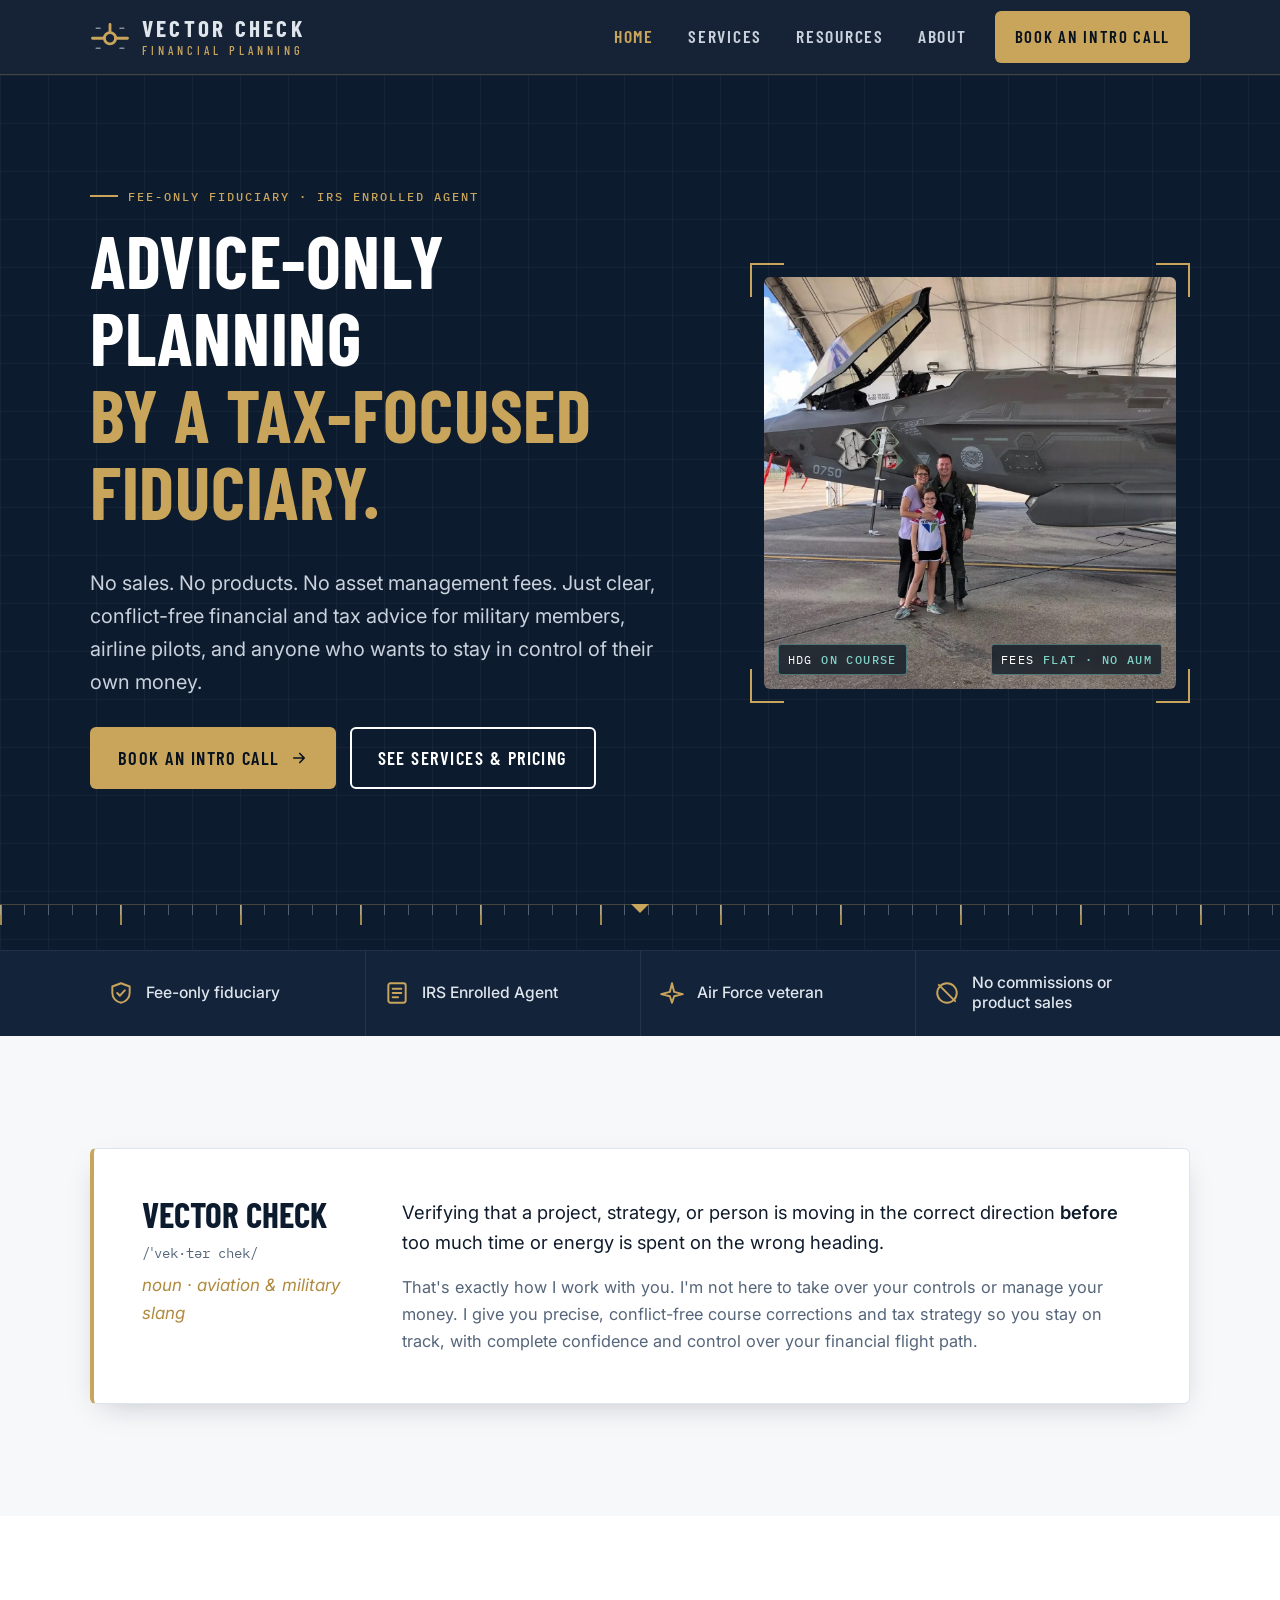
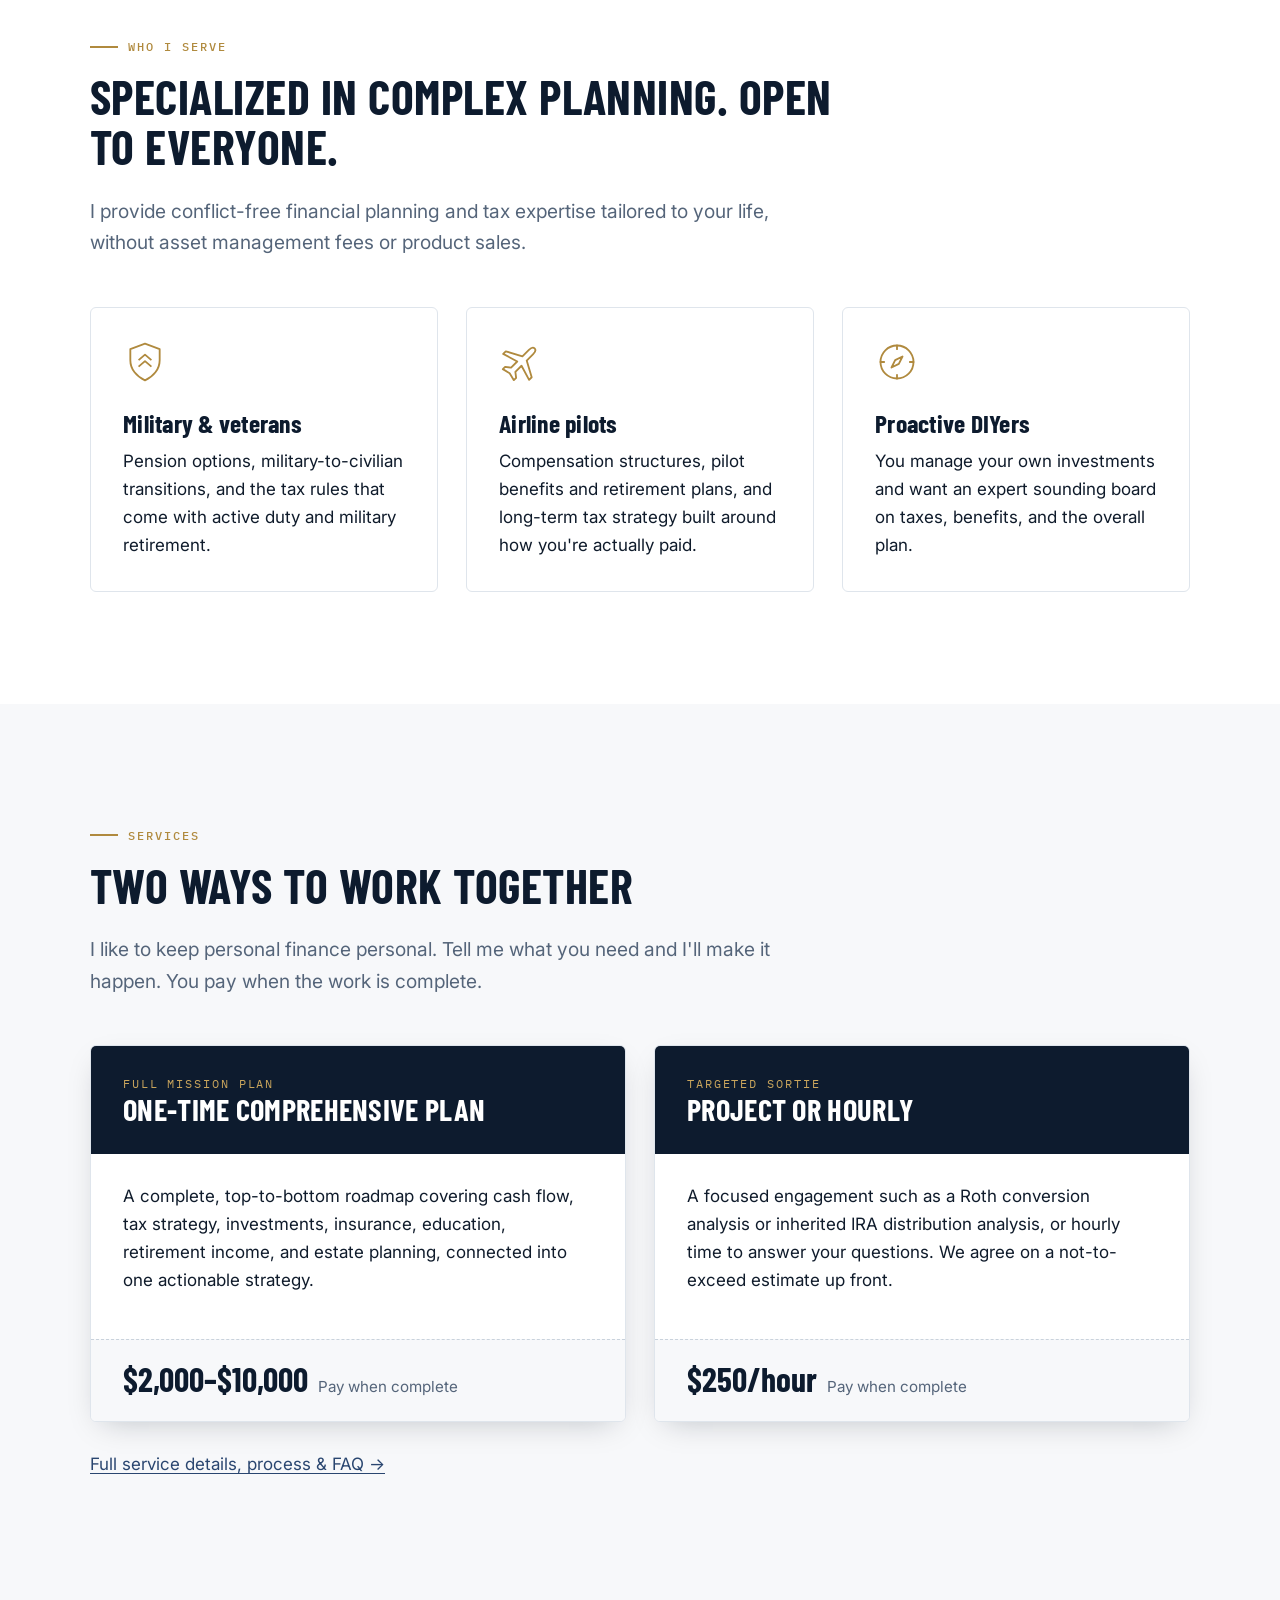
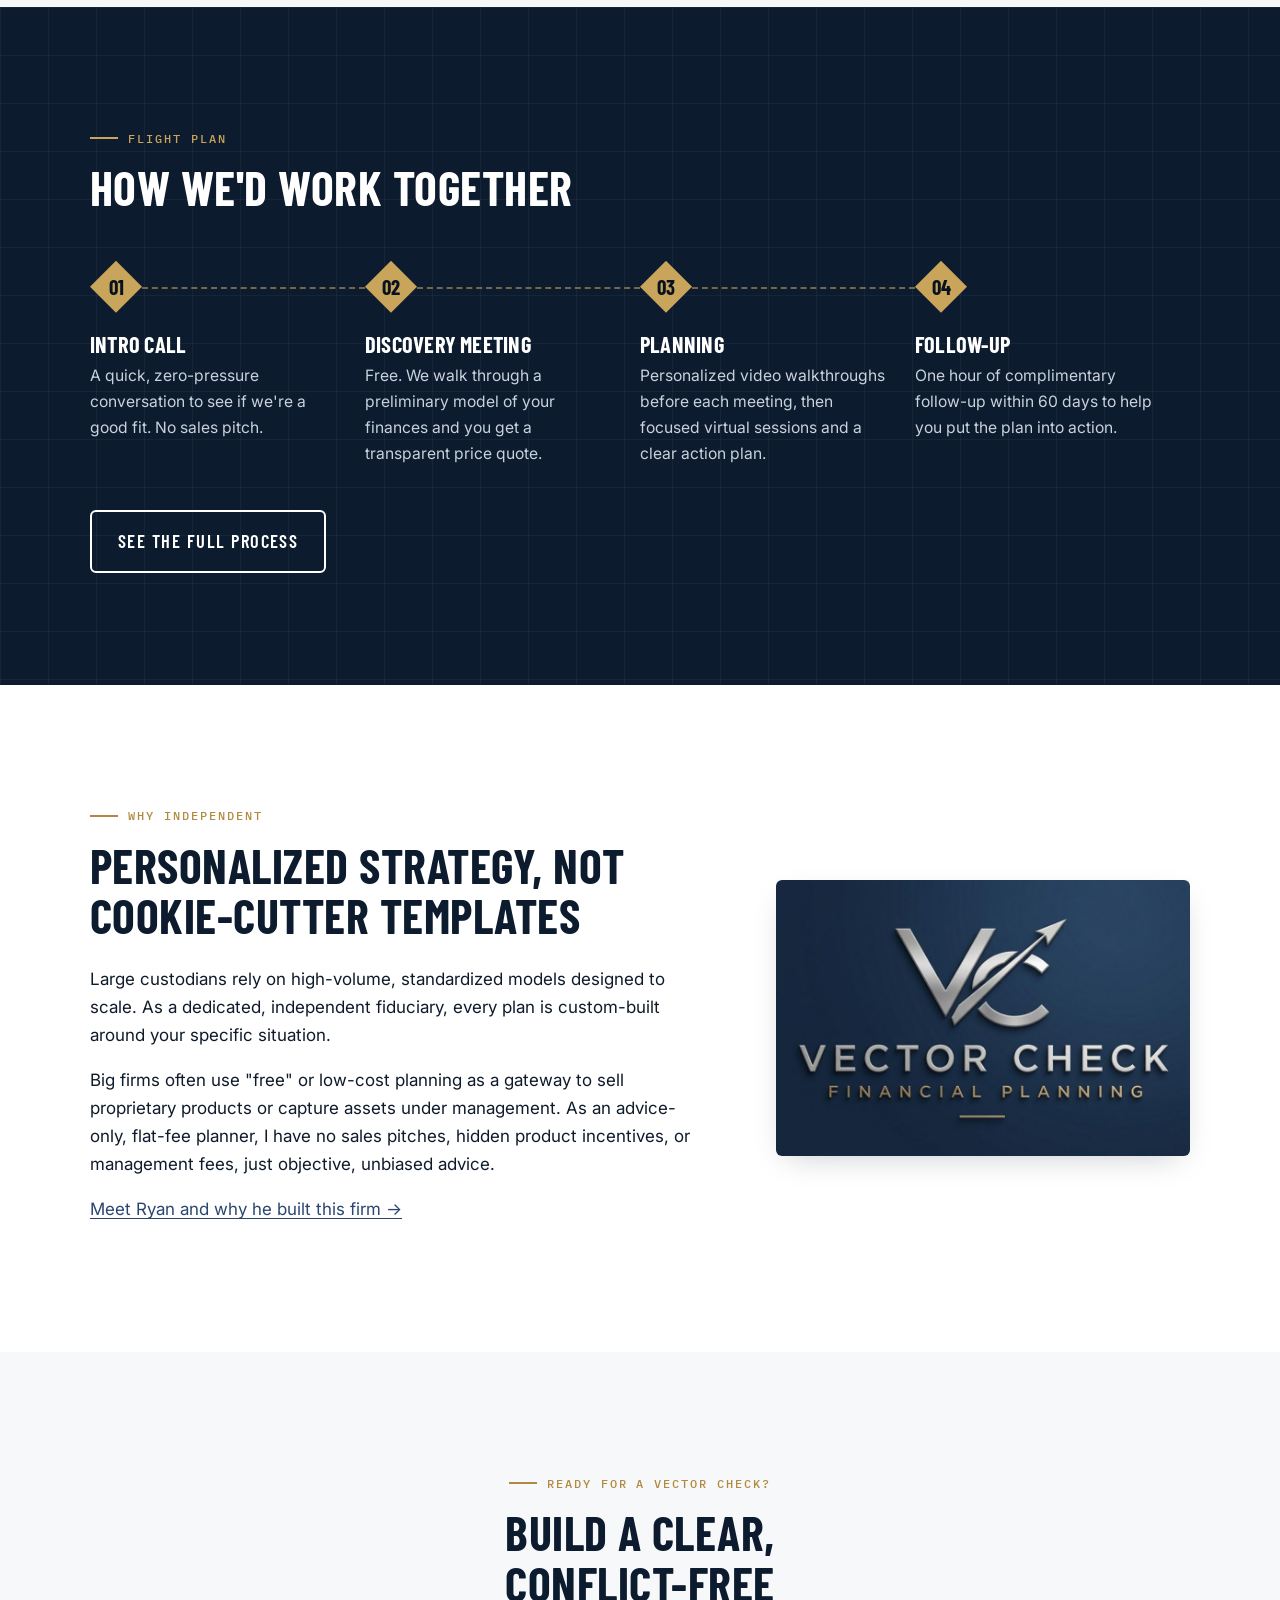
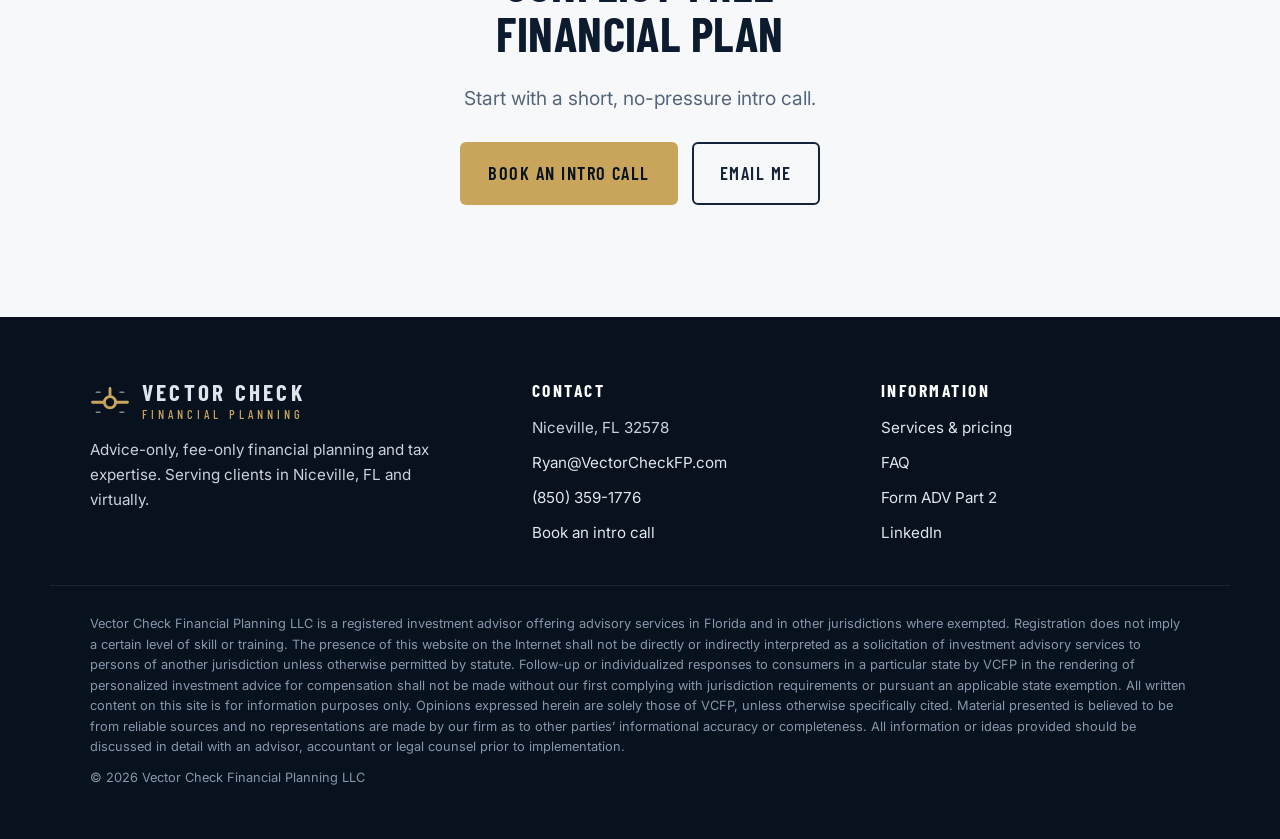
<file: index.html>
<!doctype html>
<html lang="en">
<head>
<meta charset="utf-8">
<meta name="viewport" content="width=device-width, initial-scale=1">
<title>Vector Check Financial Planning | Advice-Only Fiduciary for Military & Pilots</title>
<meta name="description" content="Fee-only, advice-only financial planning and tax expertise from an IRS Enrolled Agent and Air Force veteran. One-time plans, projects and hourly work for military members, airline pilots and proactive DIYers. Niceville, FL and virtual.">
<link rel="canonical" href="https://www.vectorcheckfp.com/">
<meta property="og:type" content="website">
<meta property="og:site_name" content="Vector Check Financial Planning">
<meta property="og:title" content="Vector Check Financial Planning | Advice-Only Fiduciary for Military & Pilots">
<meta property="og:description" content="Fee-only, advice-only financial planning and tax expertise from an IRS Enrolled Agent and Air Force veteran. One-time plans, projects and hourly work for military members, airline pilots and proactive DIYers. Niceville, FL and virtual.">
<meta property="og:url" content="https://www.vectorcheckfp.com/">
<meta property="og:image" content="https://www.vectorcheckfp.com/assets/img/logo-card.jpg">
<meta name="theme-color" content="#0d1b2e">
<link rel="icon" href="assets/img/favicon.svg" type="image/svg+xml">
<link rel="preconnect" href="https://fonts.googleapis.com">
<link rel="preconnect" href="https://fonts.gstatic.com" crossorigin>
<link rel="stylesheet" href="https://fonts.googleapis.com/css2?family=Barlow+Condensed:wght@500;600;700&family=IBM+Plex+Mono:wght@500&family=Inter:wght@400;500;600&display=swap">
<link rel="stylesheet" href="assets/css/styles.css">
</head>
<body>
<a class="skip-link" href="#main">Skip to content</a>
<header class="site-header">
  <div class="container nav-bar">
    <a class="brand" href="./" aria-label="Vector Check Financial Planning, home">
      <svg class="brand-mark" viewBox="0 0 64 64" aria-hidden="true">
  <circle cx="32" cy="34" r="9" fill="none" stroke="#c9a55c" stroke-width="4.5"/>
  <path d="M4 34H23M41 34H60M32 25V12" fill="none" stroke="#c9a55c" stroke-width="4.5" stroke-linecap="round"/>
  <path d="M10 50h6M48 50h6M10 18h6M48 18h6" fill="none" stroke="#dfe5ec" stroke-width="2.5" stroke-linecap="round" opacity=".55"/>
</svg>
      <span class="brand-text"><span class="brand-name">Vector Check</span><span class="brand-sub">Financial Planning</span></span>
    </a>
    <button class="nav-toggle" type="button" aria-expanded="false" aria-controls="nav-links" aria-label="Menu">
      <svg viewBox="0 0 24 24" fill="none" stroke="currentColor" stroke-width="2" stroke-linecap="round" aria-hidden="true"><path d="M4 7h16M4 12h16M4 17h16"/></svg>
    </button>
    <nav aria-label="Main">
    <ul class="nav-links" id="nav-links">
      <li><a href="./" aria-current="page">Home</a></li>
      <li><a href="services.html">Services</a></li>
      <li><a href="resources.html">Resources</a></li>
      <li><a href="about.html">About</a></li>
      <li><a class="btn btn-primary" href="https://slant.app/p/a99wmtnq" target="_blank" rel="noopener">Book an intro call</a></li>
    </ul>
    </nav>
  </div>
</header>
<main id="main">
<section class="hero grid-bg on-dark">
  <div class="container hero-inner">
    <div>
      <p class="eyebrow">Fee-only fiduciary · IRS Enrolled Agent</p>
      <h1>Advice-only planning <span class="accent">by a tax-focused fiduciary.</span></h1>
      <p class="lede">No sales. No products. No asset management fees. Just clear, conflict-free financial and tax advice for military members, airline pilots, and anyone who wants to stay in control of their own money.</p>
      <div class="btn-row">
        <a class="btn btn-primary" href="https://slant.app/p/a99wmtnq" target="_blank" rel="noopener">Book an intro call
          <svg viewBox="0 0 24 24" fill="none" stroke="currentColor" stroke-width="2.2" stroke-linecap="round" stroke-linejoin="round" aria-hidden="true"><path d="M5 12h14M13 6l6 6-6 6"/></svg></a>
        <a class="btn btn-outline" href="services.html">See services &amp; pricing</a>
      </div>
    </div>
    <div class="hero-photo hud-frame">
      <span class="hud-c1"></span><span class="hud-c2"></span>
      <picture>
        <source srcset="assets/img/jet.webp" type="image/webp">
        <img src="assets/img/jet.jpg" width="1200" height="1200" alt="Ryan Suttlemyre and family in front of an F-35 fighter jet">
      </picture>
      <div class="hud-readout" aria-hidden="true">
        <span>HDG <b>ON COURSE</b></span>
        <span>FEES <b>FLAT · NO AUM</b></span>
      </div>
    </div>
  </div>
  <div class="heading-tape" aria-hidden="true"></div>
</section>

<section class="cred-strip on-dark" aria-label="Credentials">
  <div class="container">
    <ul class="cred-list">
      <li><svg viewBox="0 0 24 24" fill="none" stroke="currentColor" stroke-width="1.8" stroke-linecap="round" stroke-linejoin="round" aria-hidden="true"><path d="M12 3l8 3v6c0 4.5-3.4 8.3-8 9-4.6-.7-8-4.5-8-9V6z"/><path d="M8.5 12l2.5 2.5 4.5-5"/></svg>Fee-only fiduciary</li>
      <li><svg viewBox="0 0 24 24" fill="none" stroke="currentColor" stroke-width="1.8" stroke-linecap="round" stroke-linejoin="round" aria-hidden="true"><rect x="4" y="3" width="16" height="18" rx="2"/><path d="M8 8h8M8 12h8M8 16h5"/></svg>IRS Enrolled Agent</li>
      <li><svg viewBox="0 0 24 24" fill="none" stroke="currentColor" stroke-width="1.8" stroke-linecap="round" stroke-linejoin="round" aria-hidden="true"><path d="M2 13l8-2 2-8 2 8 8 2-8 2-2 6-2-6z"/></svg>Air Force veteran</li>
      <li><svg viewBox="0 0 24 24" fill="none" stroke="currentColor" stroke-width="1.8" stroke-linecap="round" stroke-linejoin="round" aria-hidden="true"><circle cx="12" cy="12" r="9"/><path d="M4.5 4.5l15 15"/></svg>No commissions or product sales</li>
    </ul>
  </div>
</section>

<section class="section bg-paper">
  <div class="container">
    <div class="briefing">
      <div>
        <div class="term">Vector check</div>
        <div class="phon">/ˈvek·tər chek/</div>
        <div class="pos">noun · aviation &amp; military slang</div>
      </div>
      <div>
        <p>Verifying that a project, strategy, or person is moving in the correct direction <strong>before</strong> too much time or energy is spent on the wrong heading.</p>
        <p>That's exactly how I work with you. I'm not here to take over your controls or manage your money. I give you precise, conflict-free course corrections and tax strategy so you stay on track, with complete confidence and control over your financial flight path.</p>
      </div>
    </div>
  </div>
</section>

<section class="section">
  <div class="container">
    <div class="section-head">
      <p class="eyebrow">Who I serve</p>
      <h2>Specialized in complex planning. Open to everyone.</h2>
      <p class="lede">I provide conflict-free financial planning and tax expertise tailored to your life, without asset management fees or product sales.</p>
    </div>
    <div class="grid-3">
      <div class="card">
        <svg class="icon" viewBox="0 0 48 48" fill="none" stroke="currentColor" stroke-width="2" stroke-linejoin="round" aria-hidden="true"><path d="M24 4l16 6v12c0 10-7 18-16 22C15 40 8 32 8 22V10z"/><path d="M17 22l7-6 7 6M17 29l7-6 7 6"/></svg>
        <h3>Military &amp; veterans</h3>
        <p>Pension options, military-to-civilian transitions, and the tax rules that come with active duty and military retirement.</p>
      </div>
      <div class="card">
        <svg class="icon" viewBox="0 0 48 48" fill="none" stroke="currentColor" stroke-width="2" stroke-linejoin="round" aria-hidden="true"><path transform="rotate(45 24 24)" d="M24 3C26.2 3 27.3 5.2 27.3 8.5V18.5L44 27.5V31.5L27.3 26.5V36L32.5 40V43.5L24 41.5L15.5 43.5V40L20.7 36V26.5L4 31.5V27.5L20.7 18.5V8.5C20.7 5.2 21.8 3 24 3Z"/></svg>
        <h3>Airline pilots</h3>
        <p>Compensation structures, pilot benefits and retirement plans, and long-term tax strategy built around how you're actually paid.</p>
      </div>
      <div class="card">
        <svg class="icon" viewBox="0 0 48 48" fill="none" stroke="currentColor" stroke-width="2" stroke-linecap="round" stroke-linejoin="round" aria-hidden="true"><circle cx="24" cy="24" r="18"/><path d="M30 18l-4 8-8 4 4-8z"/><path d="M24 6v4M24 38v4M6 24h4M38 24h4"/></svg>
        <h3>Proactive DIYers</h3>
        <p>You manage your own investments and want an expert sounding board on taxes, benefits, and the overall plan.</p>
      </div>
    </div>
  </div>
</section>

<section class="section bg-paper">
  <div class="container">
    <div class="section-head">
      <p class="eyebrow">Services</p>
      <h2>Two ways to work together</h2>
      <p class="lede">I like to keep personal finance personal. Tell me what you need and I'll make it happen. You pay when the work is complete.</p>
    </div>
    <div class="grid-2">
      <article class="service-card">
        <header><div class="tag">Full mission plan</div><h3>One-time comprehensive plan</h3></header>
        <div class="body">
          <p>A complete, top-to-bottom roadmap covering cash flow, tax strategy, investments, insurance, education, retirement income, and estate planning, connected into one actionable strategy.</p>
        </div>
        <div class="price"><span class="amt">$2,000–$10,000</span><span class="note">Pay when complete</span></div>
      </article>
      <article class="service-card">
        <header><div class="tag">Targeted sortie</div><h3>Project or hourly</h3></header>
        <div class="body">
          <p>A focused engagement such as a Roth conversion analysis or inherited IRA distribution analysis, or hourly time to answer your questions. We agree on a not-to-exceed estimate up front.</p>
        </div>
        <div class="price"><span class="amt">$250/hour</span><span class="note">Pay when complete</span></div>
      </article>
    </div>
    <p style="margin-top:28px"><a href="services.html">Full service details, process &amp; FAQ →</a></p>
  </div>
</section>

<section class="section grid-bg on-dark">
  <div class="container">
    <div class="section-head">
      <p class="eyebrow">Flight plan</p>
      <h2>How we'd work together</h2>
    </div>
    <ol class="steps-4 steps-4-wrap">
      <li><h3>Intro call</h3><p>A quick, zero-pressure conversation to see if we're a good fit. No sales pitch.</p></li>
      <li><h3>Discovery meeting</h3><p>Free. We walk through a preliminary model of your finances and you get a transparent price quote.</p></li>
      <li><h3>Planning</h3><p>Personalized video walkthroughs before each meeting, then focused virtual sessions and a clear action plan.</p></li>
      <li><h3>Follow-up</h3><p>One hour of complimentary follow-up within 60 days to help you put the plan into action.</p></li>
    </ol>
    <div class="btn-row"><a class="btn btn-outline" href="services.html#process">See the full process</a></div>
  </div>
</section>

<section class="section">
  <div class="container split wide-text">
    <div>
      <p class="eyebrow">Why independent</p>
      <h2>Personalized strategy, not cookie-cutter templates</h2>
      <p>Large custodians rely on high-volume, standardized models designed to scale. As a dedicated, independent fiduciary, every plan is custom-built around your specific situation.</p>
      <p>Big firms often use "free" or low-cost planning as a gateway to sell proprietary products or capture assets under management. As an advice-only, flat-fee planner, I have no sales pitches, hidden product incentives, or management fees, just objective, unbiased advice.</p>
      <p><a href="about.html">Meet Ryan and why he built this firm →</a></p>
    </div>
    <div>
      <img class="logo-card" src="assets/img/logo-card.jpg" width="900" height="600" alt="Vector Check Financial Planning logo" loading="lazy">
    </div>
  </div>
</section>

<section class="section bg-paper cta-band">
  <div class="container">
    <p class="eyebrow">Ready for a vector check?</p>
    <h2>Build a clear, conflict-free financial plan</h2>
    <p class="lede" style="margin:0 auto">Start with a short, no-pressure intro call.</p>
    <div class="btn-row">
      <a class="btn btn-primary" href="https://slant.app/p/a99wmtnq" target="_blank" rel="noopener">Book an intro call</a>
      <a class="btn btn-outline" href="mailto:ryan@vectorcheckfp.com">Email me</a>
    </div>
  </div>
</section>
</main>
<footer class="site-footer">
  <div class="container footer-top">
    <div class="footer-brand">
      <a class="brand" href="./" aria-label="Vector Check Financial Planning, home">
        <svg class="brand-mark" viewBox="0 0 64 64" aria-hidden="true">
  <circle cx="32" cy="34" r="9" fill="none" stroke="#c9a55c" stroke-width="4.5"/>
  <path d="M4 34H23M41 34H60M32 25V12" fill="none" stroke="#c9a55c" stroke-width="4.5" stroke-linecap="round"/>
  <path d="M10 50h6M48 50h6M10 18h6M48 18h6" fill="none" stroke="#dfe5ec" stroke-width="2.5" stroke-linecap="round" opacity=".55"/>
</svg>
        <span class="brand-text"><span class="brand-name">Vector Check</span><span class="brand-sub">Financial Planning</span></span>
      </a>
      <p>Advice-only, fee-only financial planning and tax expertise. Serving clients in Niceville, FL and virtually.</p>
    </div>
    <div>
      <h4>Contact</h4>
      <ul class="footer-links">
        <li>Niceville, FL 32578</li>
        <li><a href="mailto:ryan@vectorcheckfp.com">Ryan@VectorCheckFP.com</a></li>
        <li><a href="tel:+18503591776">(850) 359-1776</a></li>
        <li><a href="https://slant.app/p/a99wmtnq" target="_blank" rel="noopener">Book an intro call</a></li>
      </ul>
    </div>
    <div>
      <h4>Information</h4>
      <ul class="footer-links">
        <li><a href="services.html">Services &amp; pricing</a></li>
        <li><a href="services.html#faq">FAQ</a></li>
        <li><a href="docs/vcfp_adv_part_2a_2b_09-03-2026.pdf" target="_blank" rel="noopener">Form ADV Part 2</a></li>
        <li><a href="https://www.linkedin.com/in/ryan-suttlemyre-10b2775a" target="_blank" rel="noopener">LinkedIn</a></li>
      </ul>
    </div>
  </div>
  <div class="container disclosure">
    <p>Vector Check Financial Planning LLC is a registered investment advisor offering advisory services in Florida and in other jurisdictions where exempted. Registration does not imply a certain level of skill or training. The presence of this website on the Internet shall not be directly or indirectly interpreted as a solicitation of investment advisory services to persons of another jurisdiction unless otherwise permitted by statute. Follow-up or individualized responses to consumers in a particular state by VCFP in the rendering of personalized investment advice for compensation shall not be made without our first complying with jurisdiction requirements or pursuant an applicable state exemption. All written content on this site is for information purposes only. Opinions expressed herein are solely those of VCFP, unless otherwise specifically cited. Material presented is believed to be from reliable sources and no representations are made by our firm as to other parties’ informational accuracy or completeness. All information or ideas provided should be discussed in detail with an advisor, accountant or legal counsel prior to implementation.</p>
    <p>&copy; <span data-year>2026</span> Vector Check Financial Planning LLC</p>
  </div>
</footer>
<script src="assets/js/main.js" defer></script>
</body>
</html>
</file>
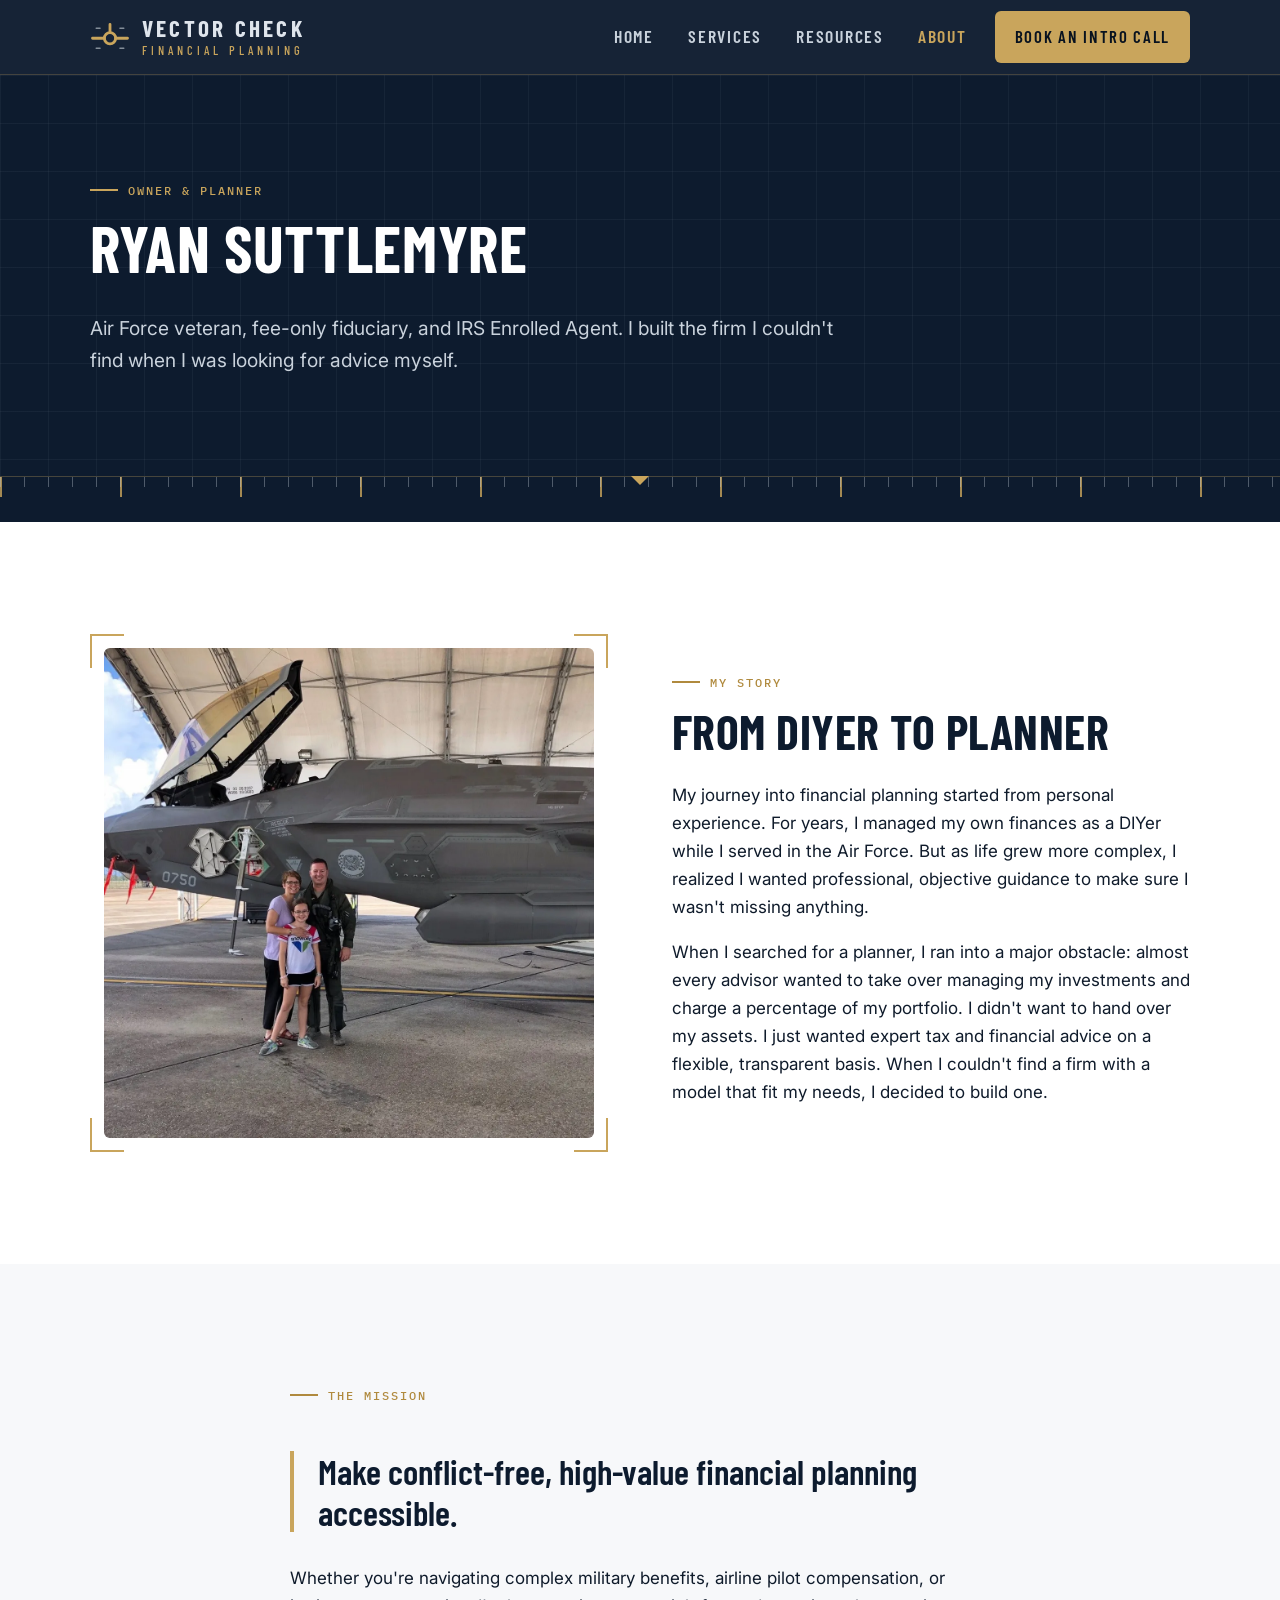
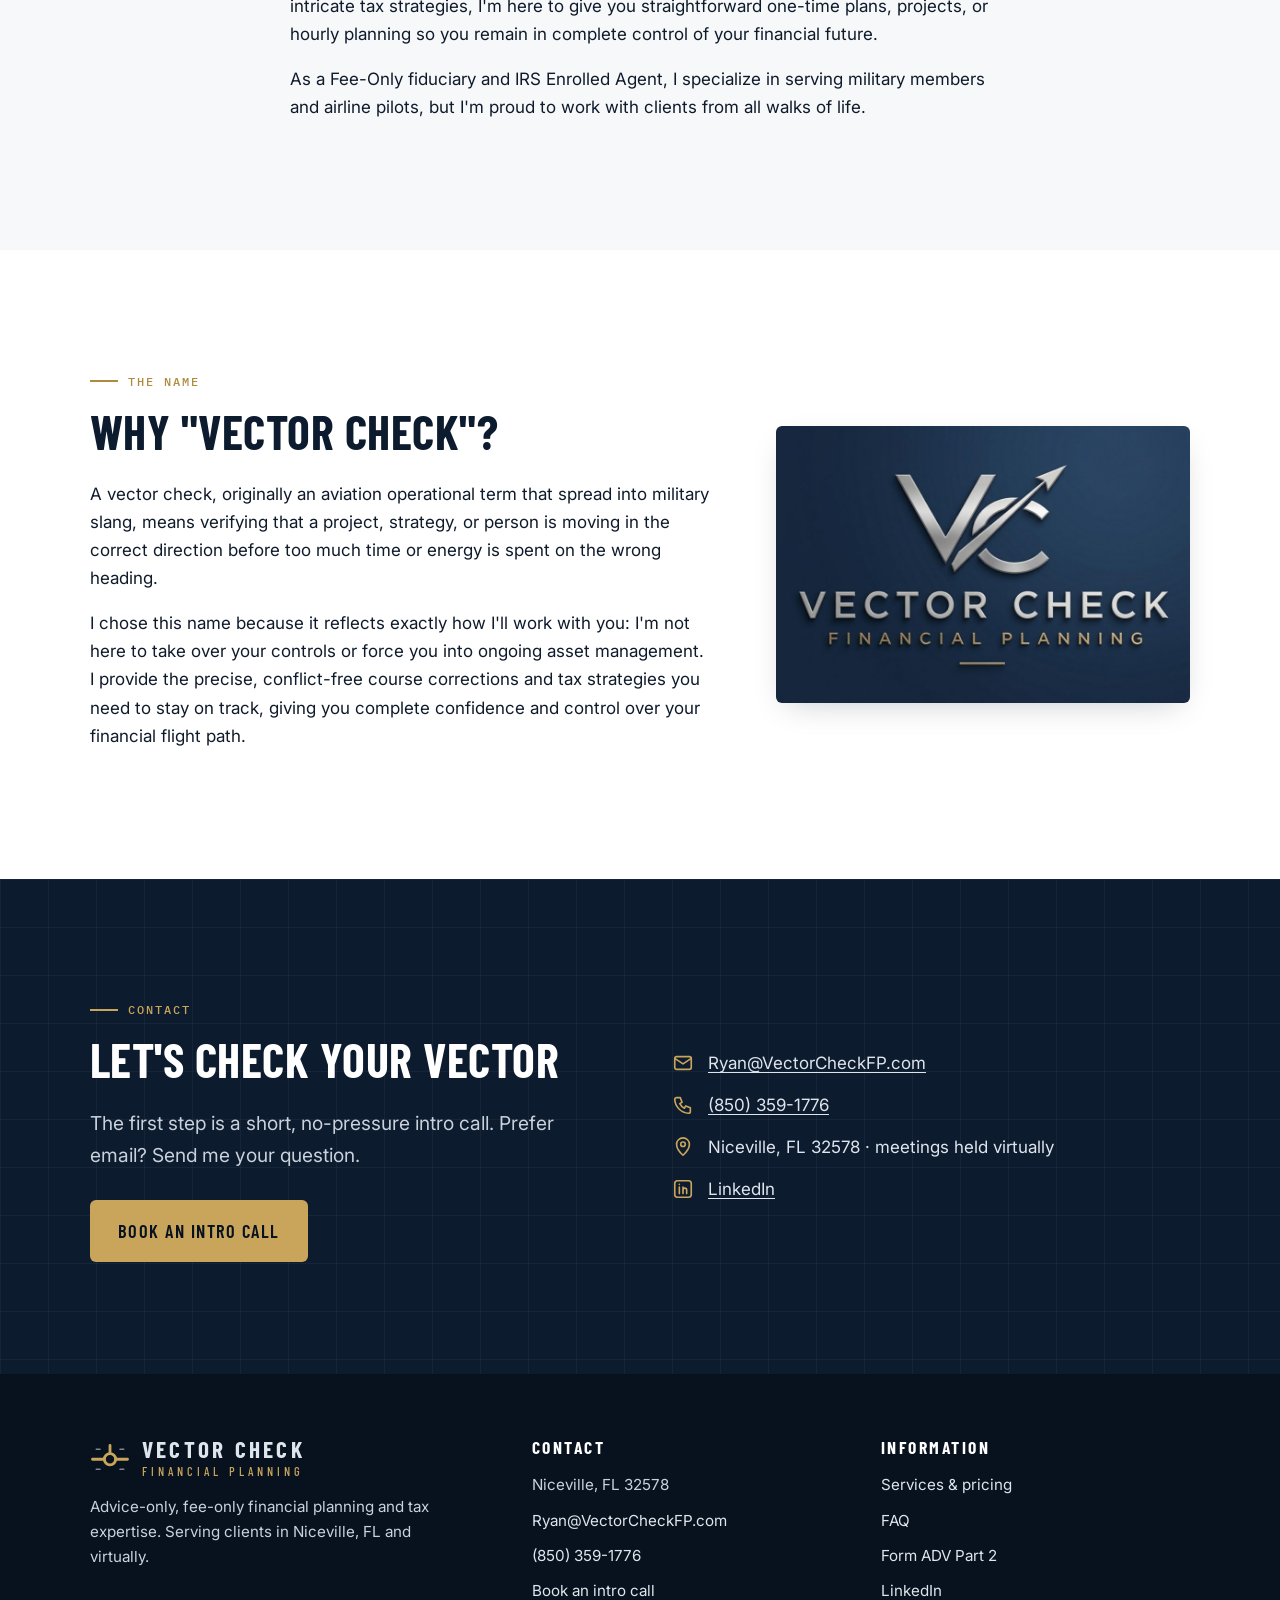
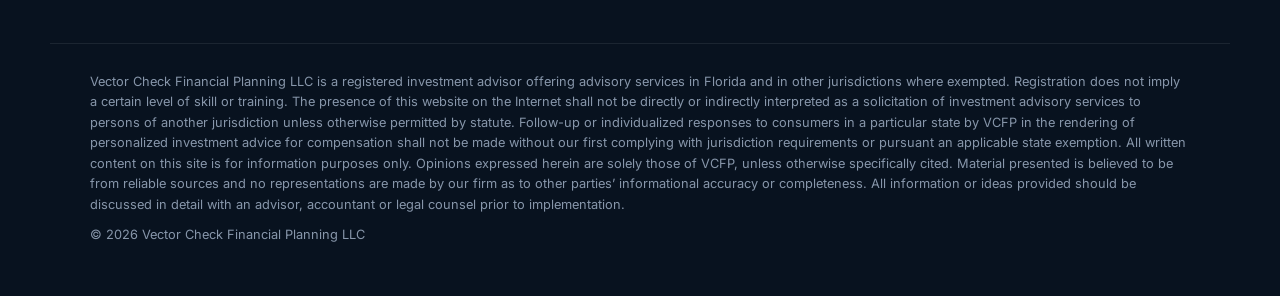
<file: about.html>
<!doctype html>
<html lang="en">
<head>
<meta charset="utf-8">
<meta name="viewport" content="width=device-width, initial-scale=1">
<title>About Ryan Suttlemyre | Vector Check Financial Planning</title>
<meta name="description" content="Meet Ryan Suttlemyre, Air Force veteran, fee-only fiduciary and IRS Enrolled Agent, and learn why he built an advice-only planning firm in Niceville, Florida.">
<link rel="canonical" href="https://www.vectorcheckfp.com/about.html">
<meta property="og:type" content="website">
<meta property="og:site_name" content="Vector Check Financial Planning">
<meta property="og:title" content="About Ryan Suttlemyre | Vector Check Financial Planning">
<meta property="og:description" content="Meet Ryan Suttlemyre, Air Force veteran, fee-only fiduciary and IRS Enrolled Agent, and learn why he built an advice-only planning firm in Niceville, Florida.">
<meta property="og:url" content="https://www.vectorcheckfp.com/about.html">
<meta property="og:image" content="https://www.vectorcheckfp.com/assets/img/logo-card.jpg">
<meta name="theme-color" content="#0d1b2e">
<link rel="icon" href="assets/img/favicon.svg" type="image/svg+xml">
<link rel="preconnect" href="https://fonts.googleapis.com">
<link rel="preconnect" href="https://fonts.gstatic.com" crossorigin>
<link rel="stylesheet" href="https://fonts.googleapis.com/css2?family=Barlow+Condensed:wght@500;600;700&family=IBM+Plex+Mono:wght@500&family=Inter:wght@400;500;600&display=swap">
<link rel="stylesheet" href="assets/css/styles.css">
</head>
<body>
<a class="skip-link" href="#main">Skip to content</a>
<header class="site-header">
  <div class="container nav-bar">
    <a class="brand" href="./" aria-label="Vector Check Financial Planning, home">
      <svg class="brand-mark" viewBox="0 0 64 64" aria-hidden="true">
  <circle cx="32" cy="34" r="9" fill="none" stroke="#c9a55c" stroke-width="4.5"/>
  <path d="M4 34H23M41 34H60M32 25V12" fill="none" stroke="#c9a55c" stroke-width="4.5" stroke-linecap="round"/>
  <path d="M10 50h6M48 50h6M10 18h6M48 18h6" fill="none" stroke="#dfe5ec" stroke-width="2.5" stroke-linecap="round" opacity=".55"/>
</svg>
      <span class="brand-text"><span class="brand-name">Vector Check</span><span class="brand-sub">Financial Planning</span></span>
    </a>
    <button class="nav-toggle" type="button" aria-expanded="false" aria-controls="nav-links" aria-label="Menu">
      <svg viewBox="0 0 24 24" fill="none" stroke="currentColor" stroke-width="2" stroke-linecap="round" aria-hidden="true"><path d="M4 7h16M4 12h16M4 17h16"/></svg>
    </button>
    <nav aria-label="Main">
    <ul class="nav-links" id="nav-links">
      <li><a href="./">Home</a></li>
      <li><a href="services.html">Services</a></li>
      <li><a href="resources.html">Resources</a></li>
      <li><a href="about.html" aria-current="page">About</a></li>
      <li><a class="btn btn-primary" href="https://slant.app/p/a99wmtnq" target="_blank" rel="noopener">Book an intro call</a></li>
    </ul>
    </nav>
  </div>
</header>
<main id="main">
<section class="page-hero grid-bg on-dark">
  <div class="container">
    <p class="eyebrow">Owner &amp; planner</p>
    <h1>Ryan Suttlemyre</h1>
    <p class="lede">Air Force veteran, fee-only fiduciary, and IRS Enrolled Agent. I built the firm I couldn't find when I was looking for advice myself.</p>
  </div>
</section>
<div class="heading-tape grid-bg" aria-hidden="true"></div>

<section class="section">
  <div class="container split">
    <div class="bio-photo hud-frame">
      <span class="hud-c1"></span><span class="hud-c2"></span>
      <picture>
        <source srcset="assets/img/jet.webp" type="image/webp">
        <img src="assets/img/jet.jpg" width="1200" height="1200" alt="Ryan Suttlemyre and family in front of an F-35 fighter jet" loading="lazy">
      </picture>
    </div>
    <div>
      <p class="eyebrow">My story</p>
      <h2>From DIYer to planner</h2>
      <p>My journey into financial planning started from personal experience. For years, I managed my own finances as a DIYer while I served in the Air Force. But as life grew more complex, I realized I wanted professional, objective guidance to make sure I wasn't missing anything.</p>
      <p>When I searched for a planner, I ran into a major obstacle: almost every advisor wanted to take over managing my investments and charge a percentage of my portfolio. I didn't want to hand over my assets. I just wanted expert tax and financial advice on a flexible, transparent basis. When I couldn't find a firm with a model that fit my needs, I decided to build one.</p>
    </div>
  </div>
</section>

<section class="section bg-paper">
  <div class="container narrow">
    <p class="eyebrow">The mission</p>
    <p class="pull-quote">Make conflict-free, high-value financial planning accessible.</p>
    <p>Whether you're navigating complex military benefits, airline pilot compensation, or intricate tax strategies, I'm here to give you straightforward one-time plans, projects, or hourly planning so you remain in complete control of your financial future.</p>
    <p>As a Fee-Only fiduciary and IRS Enrolled Agent, I specialize in serving military members and airline pilots, but I'm proud to work with clients from all walks of life.</p>
  </div>
</section>

<section class="section">
  <div class="container split wide-text">
    <div>
      <p class="eyebrow">The name</p>
      <h2>Why "Vector Check"?</h2>
      <p>A vector check, originally an aviation operational term that spread into military slang, means verifying that a project, strategy, or person is moving in the correct direction before too much time or energy is spent on the wrong heading.</p>
      <p>I chose this name because it reflects exactly how I'll work with you: I'm not here to take over your controls or force you into ongoing asset management. I provide the precise, conflict-free course corrections and tax strategies you need to stay on track, giving you complete confidence and control over your financial flight path.</p>
    </div>
    <div>
      <img class="logo-card" src="assets/img/logo-card.jpg" width="900" height="600" alt="Vector Check Financial Planning logo" loading="lazy">
    </div>
  </div>
</section>

<section class="section grid-bg on-dark" id="contact">
  <div class="container split">
    <div>
      <p class="eyebrow">Contact</p>
      <h2>Let's check your vector</h2>
      <p class="lede">The first step is a short, no-pressure intro call. Prefer email? Send me your question.</p>
      <div class="btn-row">
        <a class="btn btn-primary" href="https://slant.app/p/a99wmtnq" target="_blank" rel="noopener">Book an intro call</a>
      </div>
    </div>
    <ul class="contact-list">
      <li><svg viewBox="0 0 24 24" fill="none" stroke="currentColor" stroke-width="1.8" stroke-linecap="round" stroke-linejoin="round" aria-hidden="true"><rect x="3" y="5" width="18" height="14" rx="2"/><path d="M3 7l9 6 9-6"/></svg><a href="mailto:ryan@vectorcheckfp.com">Ryan@VectorCheckFP.com</a></li>
      <li><svg viewBox="0 0 24 24" fill="none" stroke="currentColor" stroke-width="1.8" stroke-linecap="round" stroke-linejoin="round" aria-hidden="true"><path d="M5 4h4l2 5-2.5 1.5a11 11 0 005 5L15 13l5 2v4a2 2 0 01-2 2A16 16 0 013 6a2 2 0 012-2"/></svg><a href="tel:+18503591776">(850) 359-1776</a></li>
      <li><svg viewBox="0 0 24 24" fill="none" stroke="currentColor" stroke-width="1.8" stroke-linecap="round" stroke-linejoin="round" aria-hidden="true"><path d="M12 21s-7-6.2-7-12a7 7 0 0114 0c0 5.8-7 12-7 12z"/><circle cx="12" cy="9" r="2.5"/></svg>Niceville, FL 32578 · meetings held virtually</li>
      <li><svg viewBox="0 0 24 24" fill="none" stroke="currentColor" stroke-width="1.8" stroke-linecap="round" stroke-linejoin="round" aria-hidden="true"><rect x="3" y="3" width="18" height="18" rx="3"/><path d="M8 10v7M8 7v.01M12 17v-4a2 2 0 014 0v4M12 10v7"/></svg><a href="https://www.linkedin.com/in/ryan-suttlemyre-10b2775a" target="_blank" rel="noopener">LinkedIn</a></li>
    </ul>
  </div>
</section>
</main>
<footer class="site-footer">
  <div class="container footer-top">
    <div class="footer-brand">
      <a class="brand" href="./" aria-label="Vector Check Financial Planning, home">
        <svg class="brand-mark" viewBox="0 0 64 64" aria-hidden="true">
  <circle cx="32" cy="34" r="9" fill="none" stroke="#c9a55c" stroke-width="4.5"/>
  <path d="M4 34H23M41 34H60M32 25V12" fill="none" stroke="#c9a55c" stroke-width="4.5" stroke-linecap="round"/>
  <path d="M10 50h6M48 50h6M10 18h6M48 18h6" fill="none" stroke="#dfe5ec" stroke-width="2.5" stroke-linecap="round" opacity=".55"/>
</svg>
        <span class="brand-text"><span class="brand-name">Vector Check</span><span class="brand-sub">Financial Planning</span></span>
      </a>
      <p>Advice-only, fee-only financial planning and tax expertise. Serving clients in Niceville, FL and virtually.</p>
    </div>
    <div>
      <h4>Contact</h4>
      <ul class="footer-links">
        <li>Niceville, FL 32578</li>
        <li><a href="mailto:ryan@vectorcheckfp.com">Ryan@VectorCheckFP.com</a></li>
        <li><a href="tel:+18503591776">(850) 359-1776</a></li>
        <li><a href="https://slant.app/p/a99wmtnq" target="_blank" rel="noopener">Book an intro call</a></li>
      </ul>
    </div>
    <div>
      <h4>Information</h4>
      <ul class="footer-links">
        <li><a href="services.html">Services &amp; pricing</a></li>
        <li><a href="services.html#faq">FAQ</a></li>
        <li><a href="docs/vcfp_adv_part_2a_2b_09-03-2026.pdf" target="_blank" rel="noopener">Form ADV Part 2</a></li>
        <li><a href="https://www.linkedin.com/in/ryan-suttlemyre-10b2775a" target="_blank" rel="noopener">LinkedIn</a></li>
      </ul>
    </div>
  </div>
  <div class="container disclosure">
    <p>Vector Check Financial Planning LLC is a registered investment advisor offering advisory services in Florida and in other jurisdictions where exempted. Registration does not imply a certain level of skill or training. The presence of this website on the Internet shall not be directly or indirectly interpreted as a solicitation of investment advisory services to persons of another jurisdiction unless otherwise permitted by statute. Follow-up or individualized responses to consumers in a particular state by VCFP in the rendering of personalized investment advice for compensation shall not be made without our first complying with jurisdiction requirements or pursuant an applicable state exemption. All written content on this site is for information purposes only. Opinions expressed herein are solely those of VCFP, unless otherwise specifically cited. Material presented is believed to be from reliable sources and no representations are made by our firm as to other parties’ informational accuracy or completeness. All information or ideas provided should be discussed in detail with an advisor, accountant or legal counsel prior to implementation.</p>
    <p>&copy; <span data-year>2026</span> Vector Check Financial Planning LLC</p>
  </div>
</footer>
<script src="assets/js/main.js" defer></script>
</body>
</html>
</file>
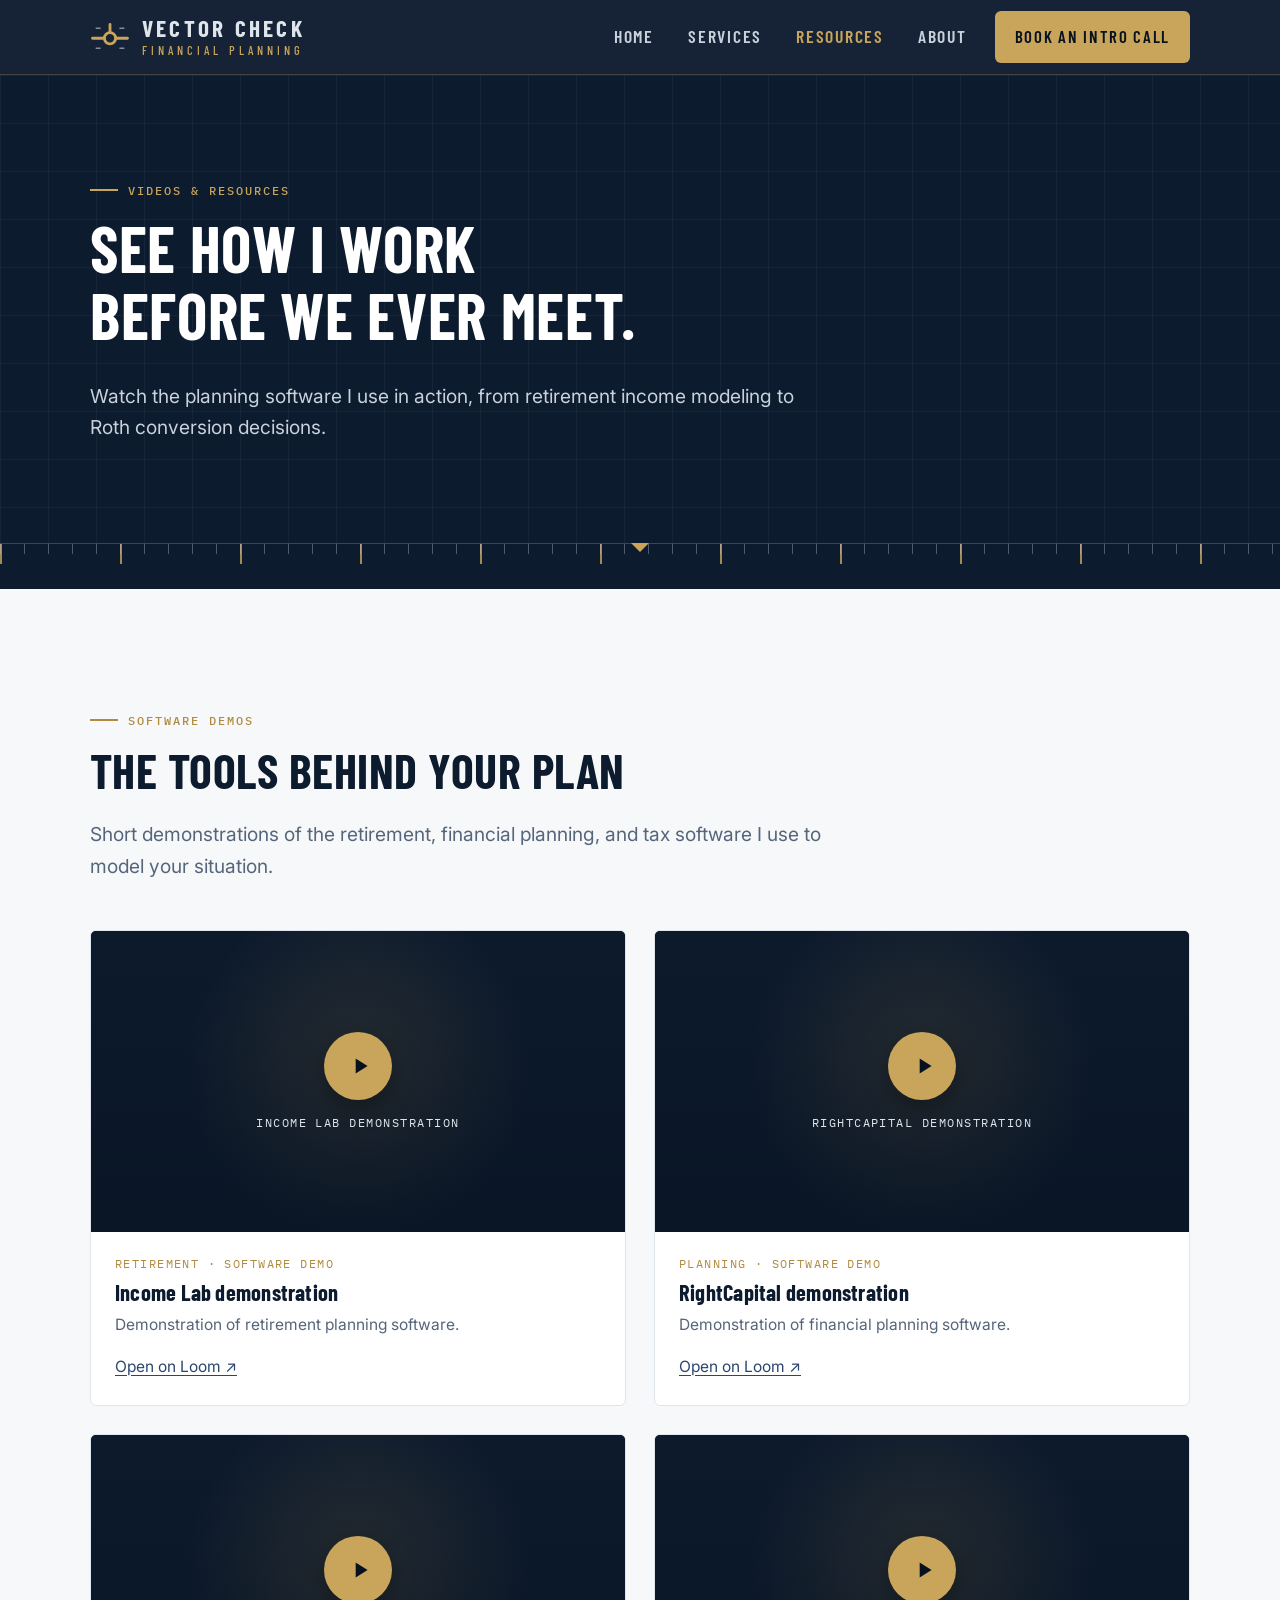
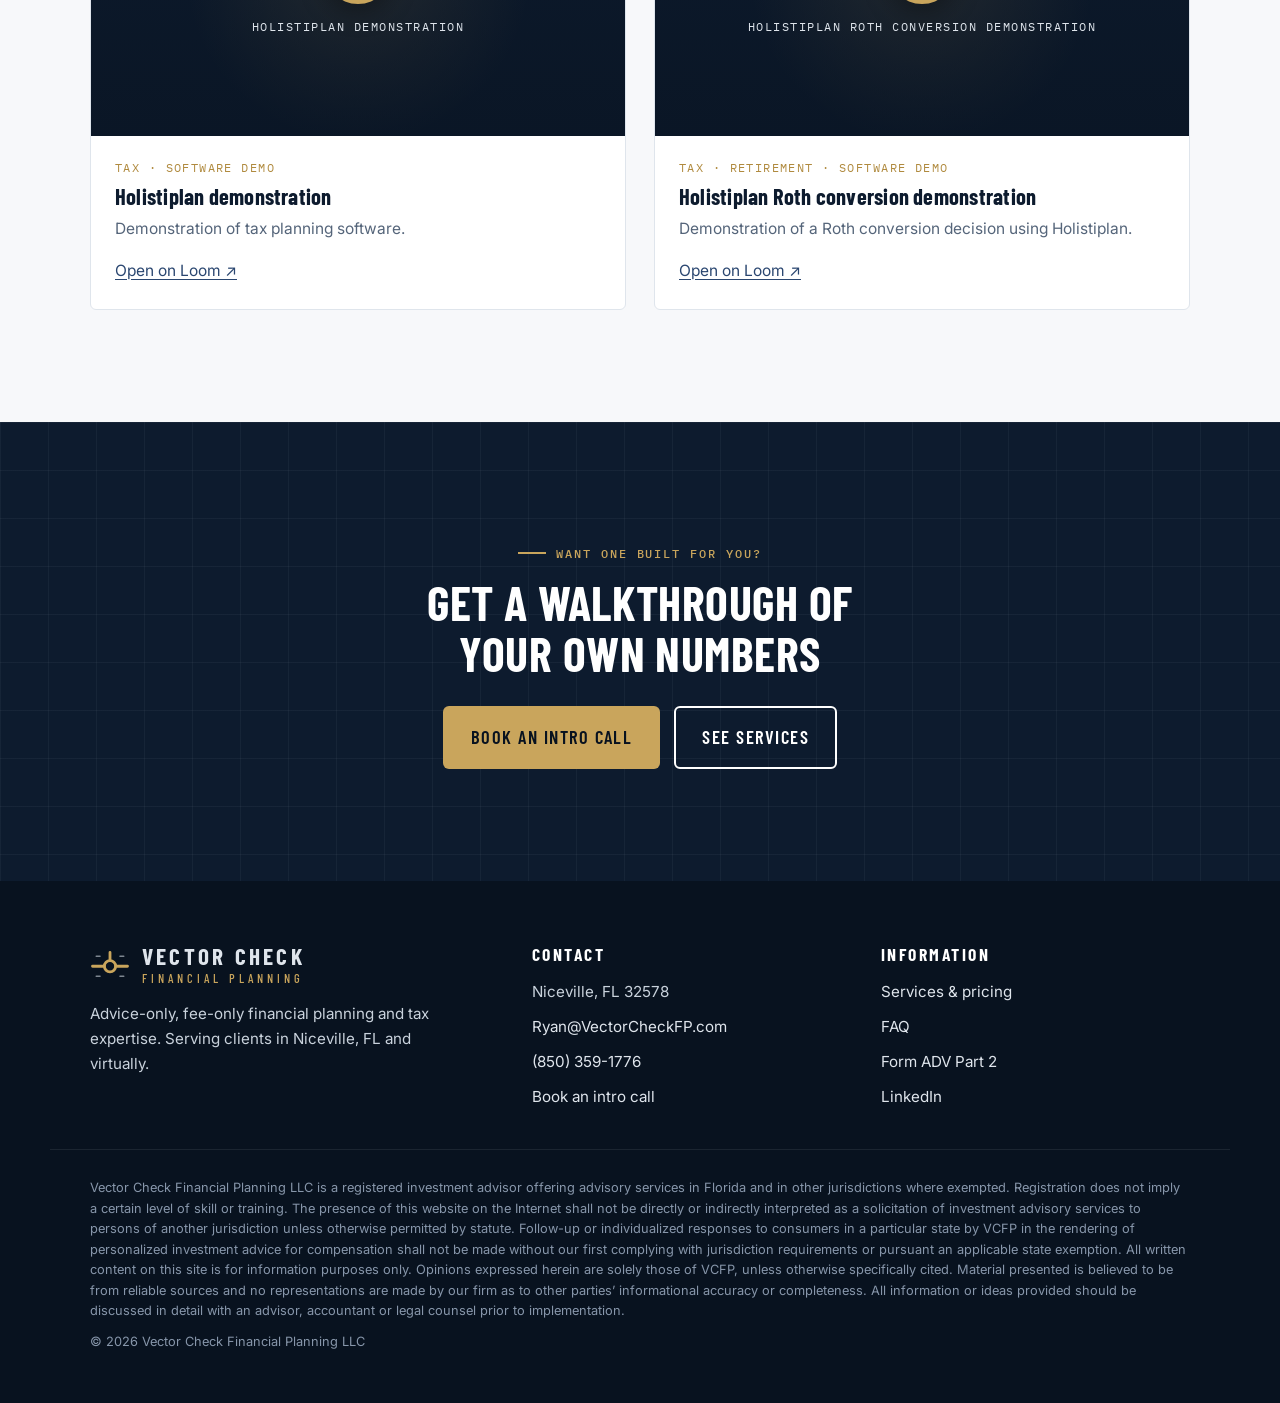
<file: resources.html>
<!doctype html>
<html lang="en">
<head>
<meta charset="utf-8">
<meta name="viewport" content="width=device-width, initial-scale=1">
<title>Videos & Resources | Vector Check Financial Planning</title>
<meta name="description" content="Demonstrations of the retirement, financial planning and tax software Vector Check Financial Planning uses, including Income Lab, RightCapital and Holistiplan Roth conversion analysis.">
<link rel="canonical" href="https://www.vectorcheckfp.com/resources.html">
<meta property="og:type" content="website">
<meta property="og:site_name" content="Vector Check Financial Planning">
<meta property="og:title" content="Videos & Resources | Vector Check Financial Planning">
<meta property="og:description" content="Demonstrations of the retirement, financial planning and tax software Vector Check Financial Planning uses, including Income Lab, RightCapital and Holistiplan Roth conversion analysis.">
<meta property="og:url" content="https://www.vectorcheckfp.com/resources.html">
<meta property="og:image" content="https://www.vectorcheckfp.com/assets/img/logo-card.jpg">
<meta name="theme-color" content="#0d1b2e">
<link rel="icon" href="assets/img/favicon.svg" type="image/svg+xml">
<link rel="preconnect" href="https://fonts.googleapis.com">
<link rel="preconnect" href="https://fonts.gstatic.com" crossorigin>
<link rel="stylesheet" href="https://fonts.googleapis.com/css2?family=Barlow+Condensed:wght@500;600;700&family=IBM+Plex+Mono:wght@500&family=Inter:wght@400;500;600&display=swap">
<link rel="stylesheet" href="assets/css/styles.css">
</head>
<body>
<a class="skip-link" href="#main">Skip to content</a>
<header class="site-header">
  <div class="container nav-bar">
    <a class="brand" href="./" aria-label="Vector Check Financial Planning, home">
      <svg class="brand-mark" viewBox="0 0 64 64" aria-hidden="true">
  <circle cx="32" cy="34" r="9" fill="none" stroke="#c9a55c" stroke-width="4.5"/>
  <path d="M4 34H23M41 34H60M32 25V12" fill="none" stroke="#c9a55c" stroke-width="4.5" stroke-linecap="round"/>
  <path d="M10 50h6M48 50h6M10 18h6M48 18h6" fill="none" stroke="#dfe5ec" stroke-width="2.5" stroke-linecap="round" opacity=".55"/>
</svg>
      <span class="brand-text"><span class="brand-name">Vector Check</span><span class="brand-sub">Financial Planning</span></span>
    </a>
    <button class="nav-toggle" type="button" aria-expanded="false" aria-controls="nav-links" aria-label="Menu">
      <svg viewBox="0 0 24 24" fill="none" stroke="currentColor" stroke-width="2" stroke-linecap="round" aria-hidden="true"><path d="M4 7h16M4 12h16M4 17h16"/></svg>
    </button>
    <nav aria-label="Main">
    <ul class="nav-links" id="nav-links">
      <li><a href="./">Home</a></li>
      <li><a href="services.html">Services</a></li>
      <li><a href="resources.html" aria-current="page">Resources</a></li>
      <li><a href="about.html">About</a></li>
      <li><a class="btn btn-primary" href="https://slant.app/p/a99wmtnq" target="_blank" rel="noopener">Book an intro call</a></li>
    </ul>
    </nav>
  </div>
</header>
<main id="main">
<section class="page-hero grid-bg on-dark">
  <div class="container">
    <p class="eyebrow">Videos &amp; resources</p>
    <h1>See how I work<br>before we ever meet.</h1>
    <p class="lede">Watch the planning software I use in action, from retirement income modeling to Roth conversion decisions.</p>
  </div>
</section>
<div class="heading-tape grid-bg" aria-hidden="true"></div>

<section class="section bg-paper" id="videos">
  <div class="container">

    <div class="section-head">
      <p class="eyebrow">Software demos</p>
      <h2>The tools behind your plan</h2>
      <p class="lede">Short demonstrations of the retirement, financial planning, and tax software I use to model your situation.</p>
    </div>


    <!--
      HOW TO ADD A VIDEO
      Copy one <article class="video-card"> below and change:
        - data-loom="..."    for Loom: the code at the end of the share link,
                             e.g. loom.com/share/fa248dac...  ->  fa248dac...
          or data-youtube="..." for YouTube: the part after "v=" in the link
        - data-title, the meta line, <h3> title and <p> description
    -->
    <div class="grid-2" id="video-grid">
      <article class="video-card" data-topics="retirement">
        <div class="video-frame" data-loom="fa248dacaedb4a71ac94ab29c53142ec" data-title="Income Lab demonstration"></div>
        <div class="body">
          <div class="meta-line">Retirement · Software demo</div>
          <h3>Income Lab demonstration</h3>
          <p>Demonstration of retirement planning software.</p>
          <p class="mb-0"><a href="https://www.loom.com/share/fa248dacaedb4a71ac94ab29c53142ec" target="_blank" rel="noopener">Open on Loom ↗</a></p>
        </div>
      </article>
      <article class="video-card" data-topics="planning">
        <div class="video-frame" data-loom="714864b1c06f4f739b492e486b298608" data-title="RightCapital demonstration"></div>
        <div class="body">
          <div class="meta-line">Planning · Software demo</div>
          <h3>RightCapital demonstration</h3>
          <p>Demonstration of financial planning software.</p>
          <p class="mb-0"><a href="https://www.loom.com/share/714864b1c06f4f739b492e486b298608" target="_blank" rel="noopener">Open on Loom ↗</a></p>
        </div>
      </article>
      <article class="video-card" data-topics="tax">
        <div class="video-frame" data-loom="573291df7774429d8391fe5a96dcdc22" data-title="Holistiplan demonstration"></div>
        <div class="body">
          <div class="meta-line">Tax · Software demo</div>
          <h3>Holistiplan demonstration</h3>
          <p>Demonstration of tax planning software.</p>
          <p class="mb-0"><a href="https://www.loom.com/share/573291df7774429d8391fe5a96dcdc22" target="_blank" rel="noopener">Open on Loom ↗</a></p>
        </div>
      </article>
      <article class="video-card" data-topics="tax retirement">
        <div class="video-frame" data-loom="51b70c0ffeee49e9ab5e74bf5017da5f" data-title="Holistiplan Roth conversion demonstration"></div>
        <div class="body">
          <div class="meta-line">Tax · Retirement · Software demo</div>
          <h3>Holistiplan Roth conversion demonstration</h3>
          <p>Demonstration of a Roth conversion decision using Holistiplan.</p>
          <p class="mb-0"><a href="https://www.loom.com/share/51b70c0ffeee49e9ab5e74bf5017da5f" target="_blank" rel="noopener">Open on Loom ↗</a></p>
        </div>
      </article>
    </div>
  </div>
</section>

<section class="section grid-bg on-dark cta-band">
  <div class="container">
    <p class="eyebrow">Want one built for you?</p>
    <h2>Get a walkthrough of your own numbers</h2>
    <div class="btn-row">
      <a class="btn btn-primary" href="https://slant.app/p/a99wmtnq" target="_blank" rel="noopener">Book an intro call</a>
      <a class="btn btn-outline" href="services.html">See services</a>
    </div>
  </div>
</section>
</main>
<footer class="site-footer">
  <div class="container footer-top">
    <div class="footer-brand">
      <a class="brand" href="./" aria-label="Vector Check Financial Planning, home">
        <svg class="brand-mark" viewBox="0 0 64 64" aria-hidden="true">
  <circle cx="32" cy="34" r="9" fill="none" stroke="#c9a55c" stroke-width="4.5"/>
  <path d="M4 34H23M41 34H60M32 25V12" fill="none" stroke="#c9a55c" stroke-width="4.5" stroke-linecap="round"/>
  <path d="M10 50h6M48 50h6M10 18h6M48 18h6" fill="none" stroke="#dfe5ec" stroke-width="2.5" stroke-linecap="round" opacity=".55"/>
</svg>
        <span class="brand-text"><span class="brand-name">Vector Check</span><span class="brand-sub">Financial Planning</span></span>
      </a>
      <p>Advice-only, fee-only financial planning and tax expertise. Serving clients in Niceville, FL and virtually.</p>
    </div>
    <div>
      <h4>Contact</h4>
      <ul class="footer-links">
        <li>Niceville, FL 32578</li>
        <li><a href="mailto:ryan@vectorcheckfp.com">Ryan@VectorCheckFP.com</a></li>
        <li><a href="tel:+18503591776">(850) 359-1776</a></li>
        <li><a href="https://slant.app/p/a99wmtnq" target="_blank" rel="noopener">Book an intro call</a></li>
      </ul>
    </div>
    <div>
      <h4>Information</h4>
      <ul class="footer-links">
        <li><a href="services.html">Services &amp; pricing</a></li>
        <li><a href="services.html#faq">FAQ</a></li>
        <li><a href="docs/vcfp_adv_part_2a_2b_09-03-2026.pdf" target="_blank" rel="noopener">Form ADV Part 2</a></li>
        <li><a href="https://www.linkedin.com/in/ryan-suttlemyre-10b2775a" target="_blank" rel="noopener">LinkedIn</a></li>
      </ul>
    </div>
  </div>
  <div class="container disclosure">
    <p>Vector Check Financial Planning LLC is a registered investment advisor offering advisory services in Florida and in other jurisdictions where exempted. Registration does not imply a certain level of skill or training. The presence of this website on the Internet shall not be directly or indirectly interpreted as a solicitation of investment advisory services to persons of another jurisdiction unless otherwise permitted by statute. Follow-up or individualized responses to consumers in a particular state by VCFP in the rendering of personalized investment advice for compensation shall not be made without our first complying with jurisdiction requirements or pursuant an applicable state exemption. All written content on this site is for information purposes only. Opinions expressed herein are solely those of VCFP, unless otherwise specifically cited. Material presented is believed to be from reliable sources and no representations are made by our firm as to other parties’ informational accuracy or completeness. All information or ideas provided should be discussed in detail with an advisor, accountant or legal counsel prior to implementation.</p>
    <p>&copy; <span data-year>2026</span> Vector Check Financial Planning LLC</p>
  </div>
</footer>
<script src="assets/js/main.js" defer></script>
</body>
</html>
</file>
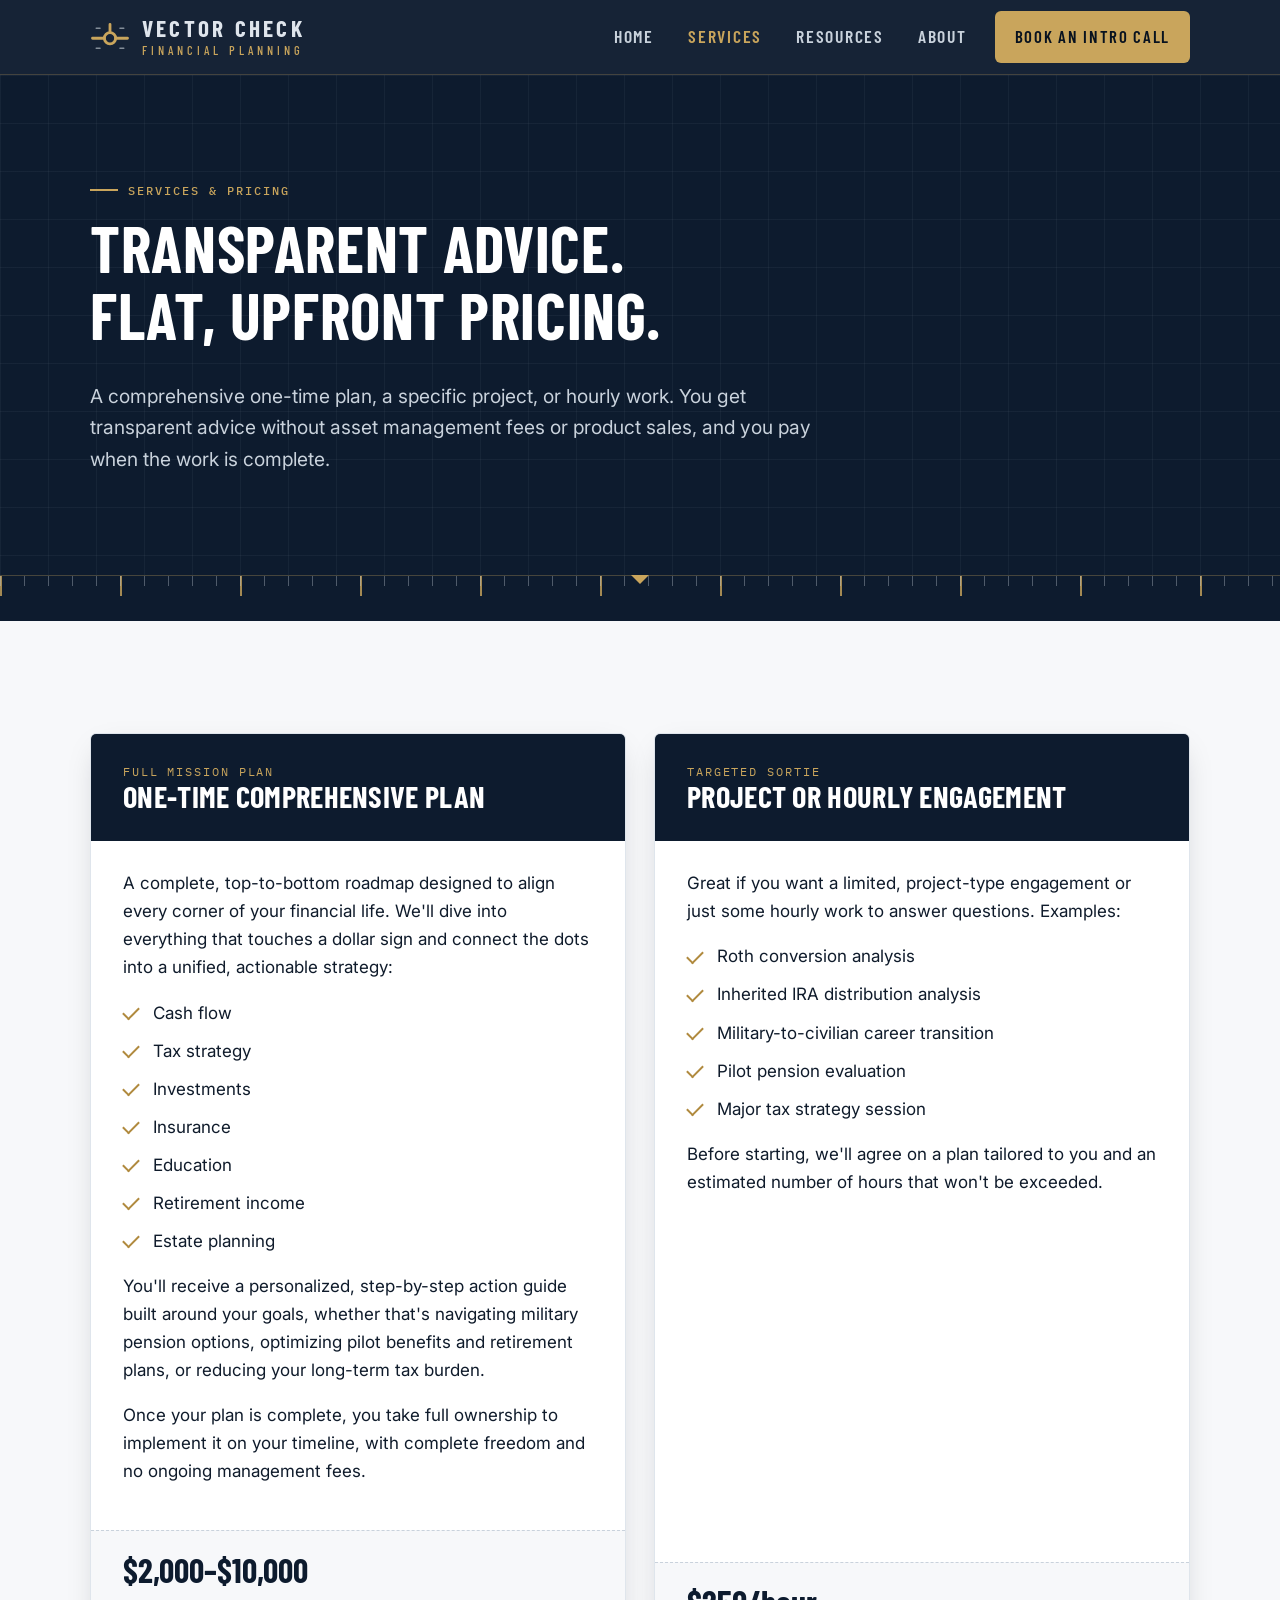
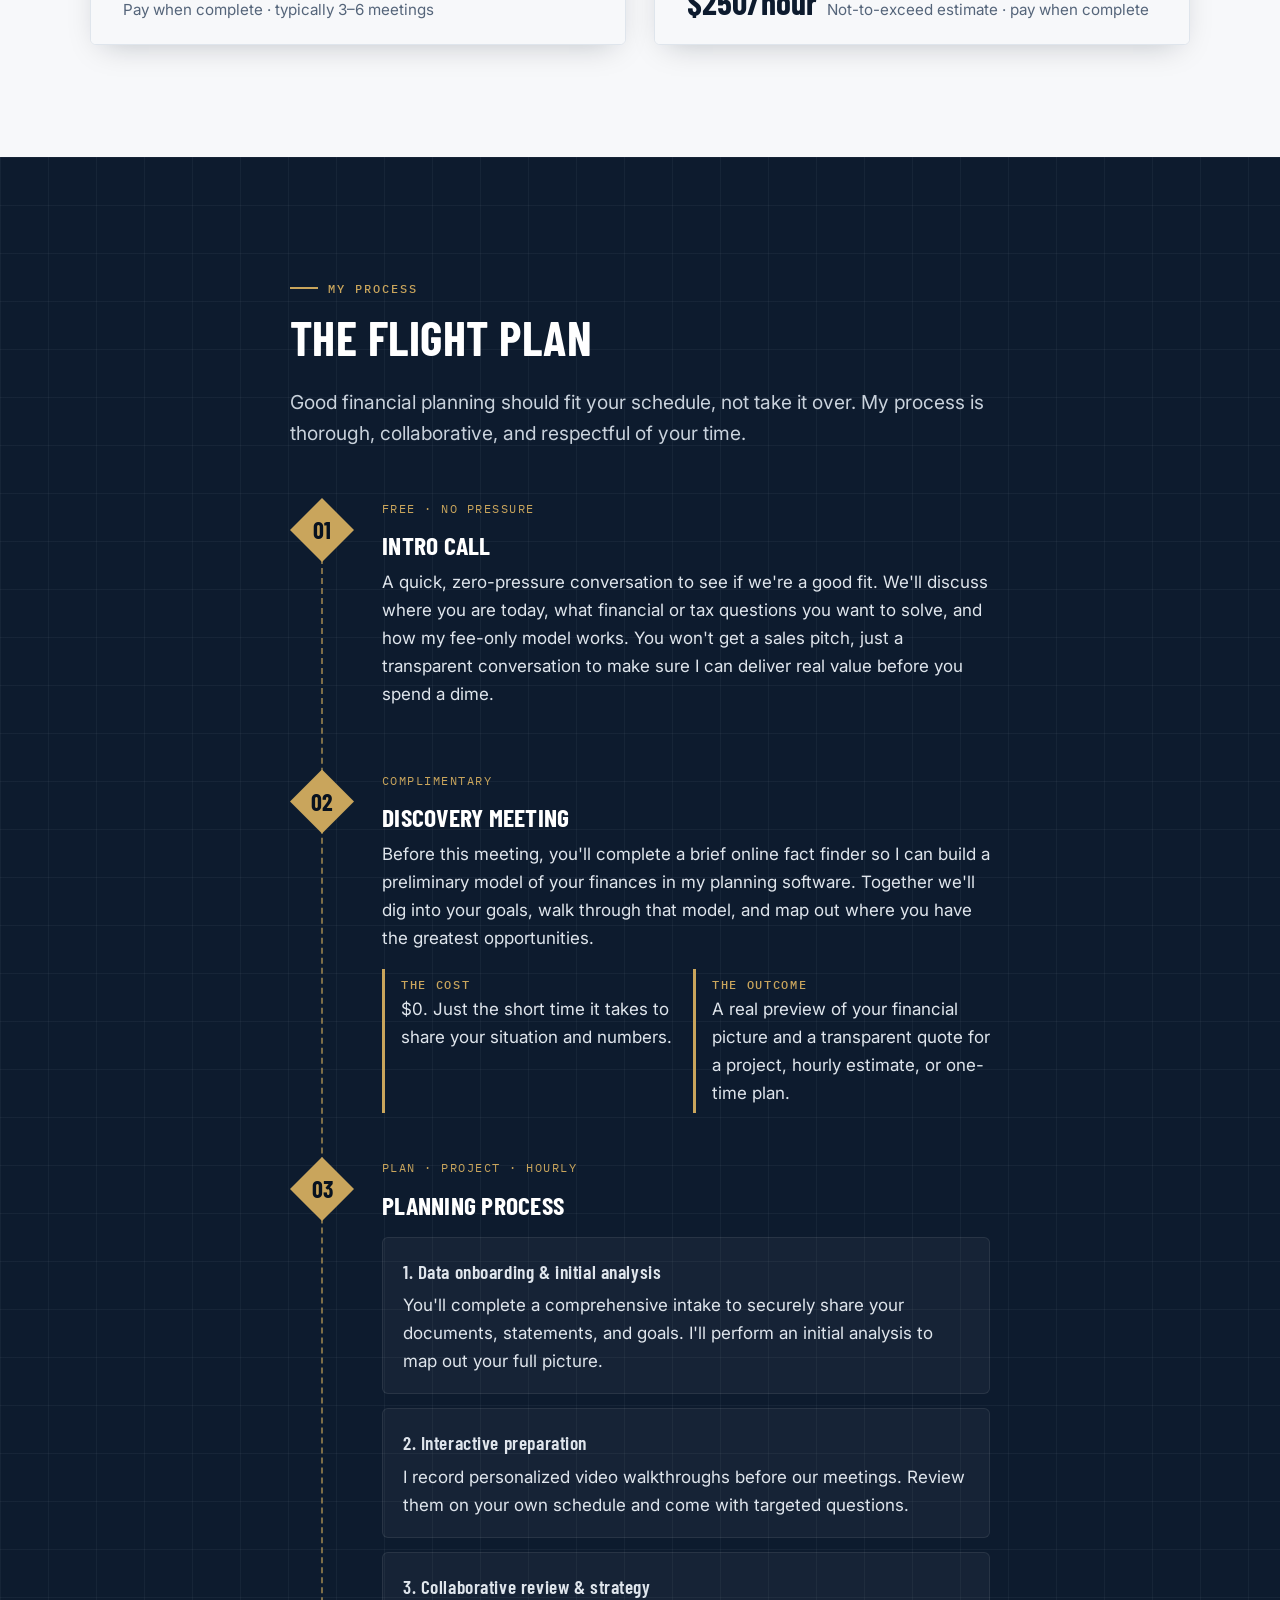
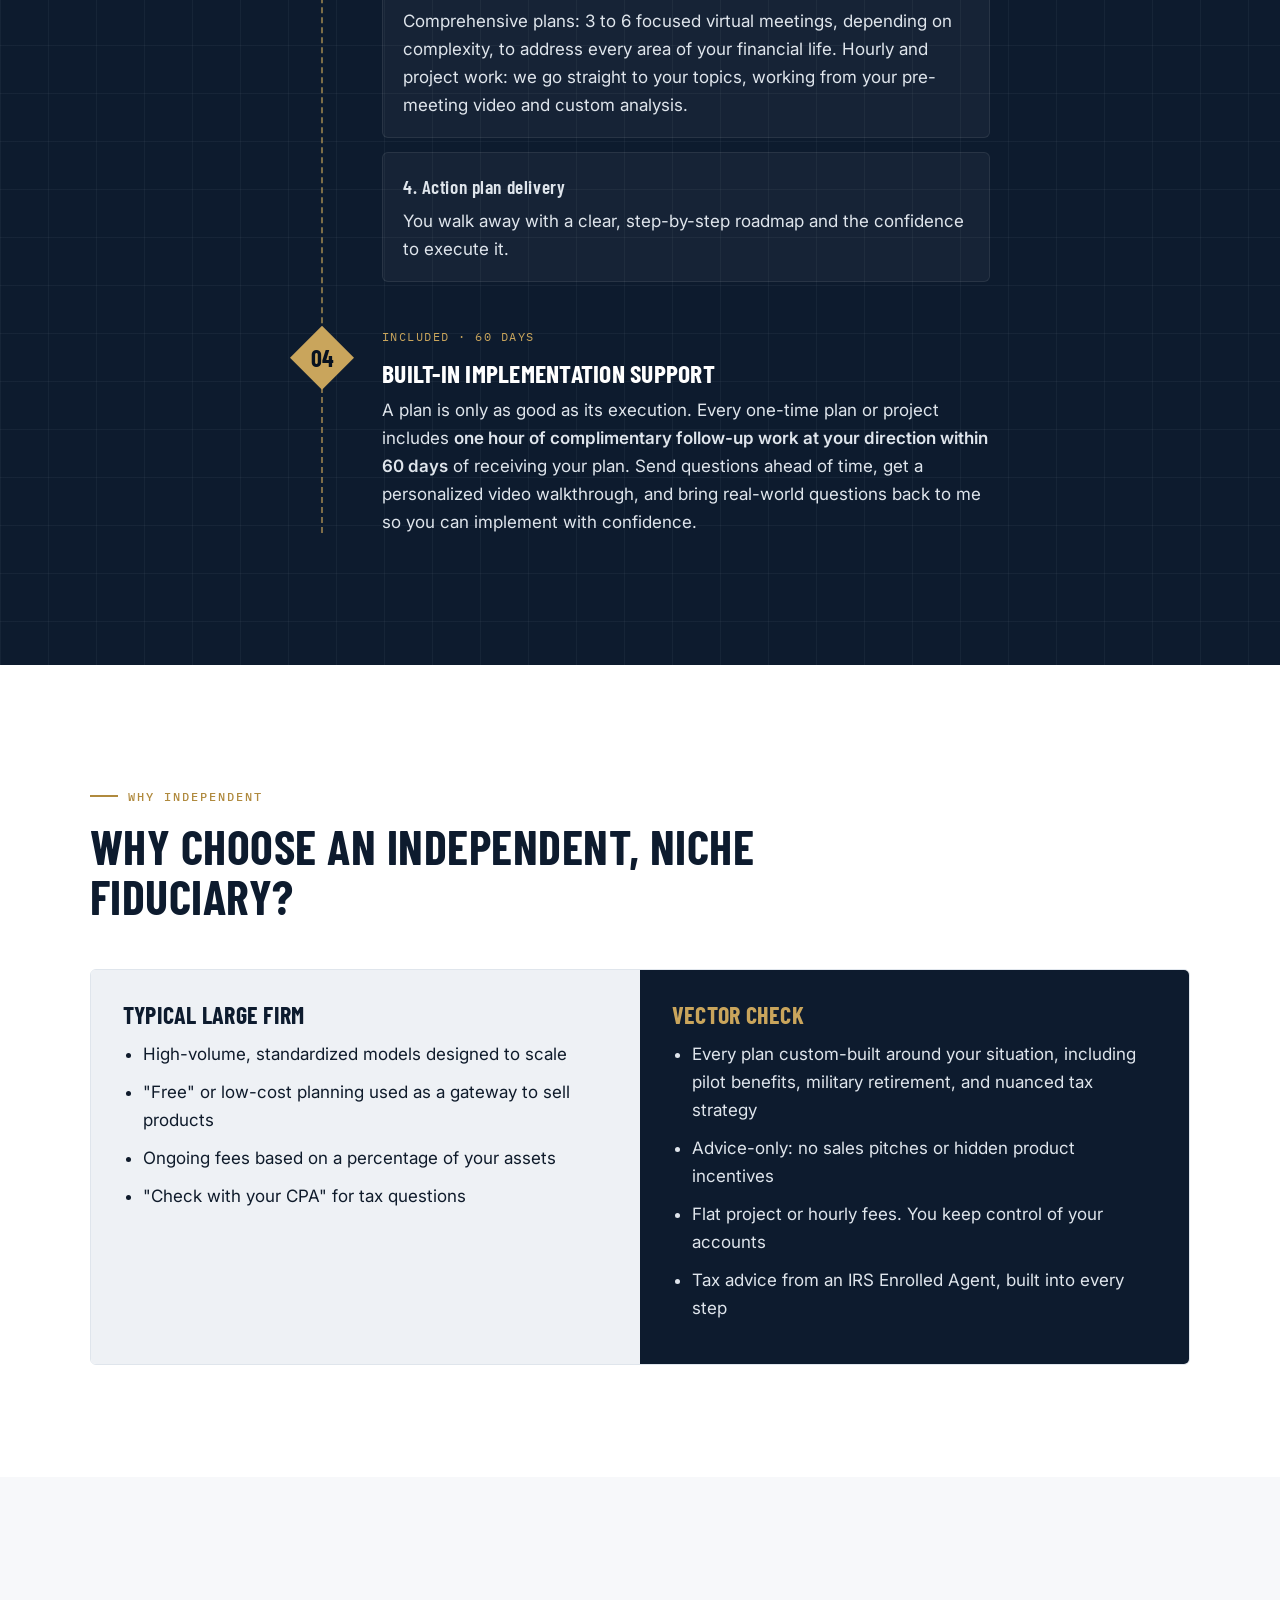
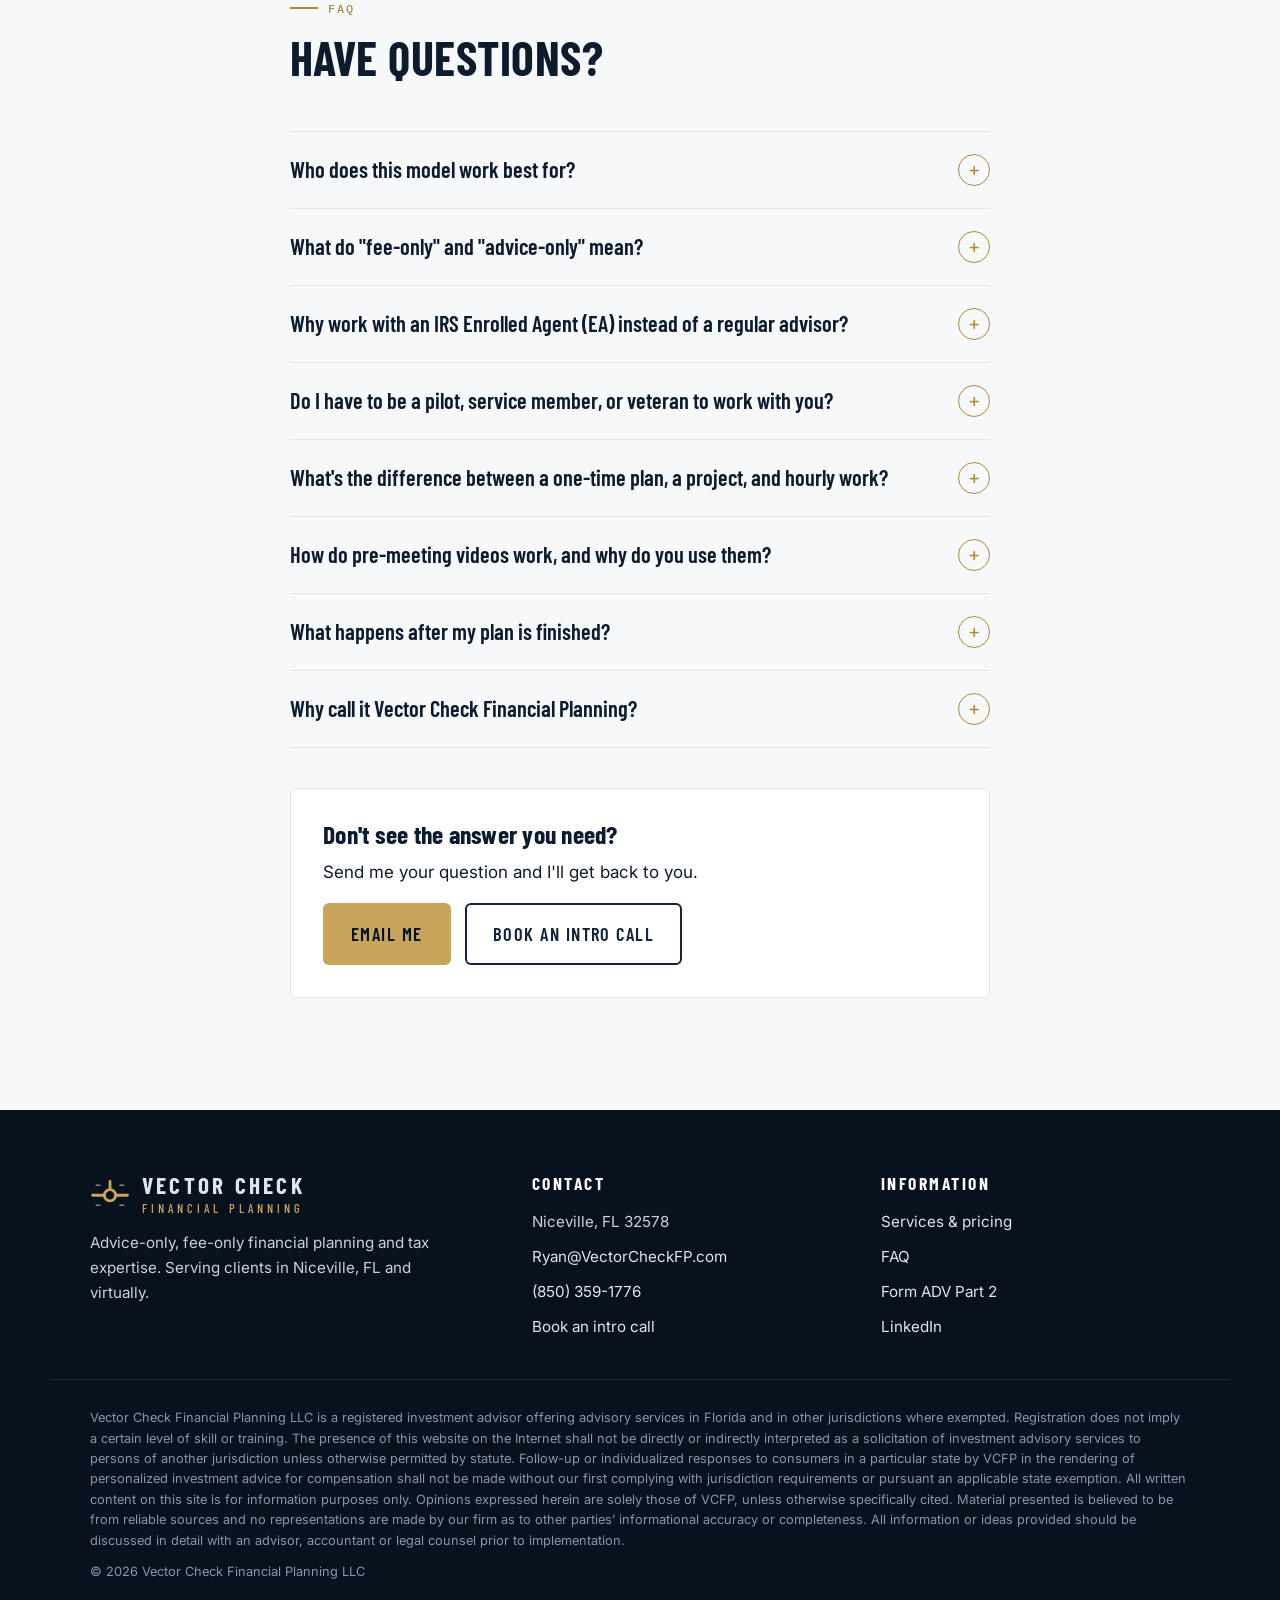
<file: services.html>
<!doctype html>
<html lang="en">
<head>
<meta charset="utf-8">
<meta name="viewport" content="width=device-width, initial-scale=1">
<title>Services, Process & FAQ | Vector Check Financial Planning</title>
<meta name="description" content="One-time comprehensive plans ($2,000–$10,000) and project or hourly engagements ($250/hour). No AUM fees, no product sales. See how the process works and common questions.">
<link rel="canonical" href="https://www.vectorcheckfp.com/services.html">
<meta property="og:type" content="website">
<meta property="og:site_name" content="Vector Check Financial Planning">
<meta property="og:title" content="Services, Process & FAQ | Vector Check Financial Planning">
<meta property="og:description" content="One-time comprehensive plans ($2,000–$10,000) and project or hourly engagements ($250/hour). No AUM fees, no product sales. See how the process works and common questions.">
<meta property="og:url" content="https://www.vectorcheckfp.com/services.html">
<meta property="og:image" content="https://www.vectorcheckfp.com/assets/img/logo-card.jpg">
<meta name="theme-color" content="#0d1b2e">
<link rel="icon" href="assets/img/favicon.svg" type="image/svg+xml">
<link rel="preconnect" href="https://fonts.googleapis.com">
<link rel="preconnect" href="https://fonts.gstatic.com" crossorigin>
<link rel="stylesheet" href="https://fonts.googleapis.com/css2?family=Barlow+Condensed:wght@500;600;700&family=IBM+Plex+Mono:wght@500&family=Inter:wght@400;500;600&display=swap">
<link rel="stylesheet" href="assets/css/styles.css">
</head>
<body>
<a class="skip-link" href="#main">Skip to content</a>
<header class="site-header">
  <div class="container nav-bar">
    <a class="brand" href="./" aria-label="Vector Check Financial Planning, home">
      <svg class="brand-mark" viewBox="0 0 64 64" aria-hidden="true">
  <circle cx="32" cy="34" r="9" fill="none" stroke="#c9a55c" stroke-width="4.5"/>
  <path d="M4 34H23M41 34H60M32 25V12" fill="none" stroke="#c9a55c" stroke-width="4.5" stroke-linecap="round"/>
  <path d="M10 50h6M48 50h6M10 18h6M48 18h6" fill="none" stroke="#dfe5ec" stroke-width="2.5" stroke-linecap="round" opacity=".55"/>
</svg>
      <span class="brand-text"><span class="brand-name">Vector Check</span><span class="brand-sub">Financial Planning</span></span>
    </a>
    <button class="nav-toggle" type="button" aria-expanded="false" aria-controls="nav-links" aria-label="Menu">
      <svg viewBox="0 0 24 24" fill="none" stroke="currentColor" stroke-width="2" stroke-linecap="round" aria-hidden="true"><path d="M4 7h16M4 12h16M4 17h16"/></svg>
    </button>
    <nav aria-label="Main">
    <ul class="nav-links" id="nav-links">
      <li><a href="./">Home</a></li>
      <li><a href="services.html" aria-current="page">Services</a></li>
      <li><a href="resources.html">Resources</a></li>
      <li><a href="about.html">About</a></li>
      <li><a class="btn btn-primary" href="https://slant.app/p/a99wmtnq" target="_blank" rel="noopener">Book an intro call</a></li>
    </ul>
    </nav>
  </div>
</header>
<main id="main">
<section class="page-hero grid-bg on-dark">
  <div class="container">
    <p class="eyebrow">Services &amp; pricing</p>
    <h1>Transparent advice.<br>Flat, upfront pricing.</h1>
    <p class="lede">A comprehensive one-time plan, a specific project, or hourly work. You get transparent advice without asset management fees or product sales, and you pay when the work is complete.</p>
  </div>
</section>
<div class="heading-tape grid-bg" aria-hidden="true"></div>

<section class="section bg-paper" id="services">
  <div class="container">
    <div class="grid-2">
      <article class="service-card">
        <header><div class="tag">Full mission plan</div><h3>One-time comprehensive plan</h3></header>
        <div class="body">
          <p>A complete, top-to-bottom roadmap designed to align every corner of your financial life. We'll dive into everything that touches a dollar sign and connect the dots into a unified, actionable strategy:</p>
          <ul class="check-list">
            <li>Cash flow</li>
            <li>Tax strategy</li>
            <li>Investments</li>
            <li>Insurance</li>
            <li>Education</li>
            <li>Retirement income</li>
            <li>Estate planning</li>
          </ul>
          <p>You'll receive a personalized, step-by-step action guide built around your goals, whether that's navigating military pension options, optimizing pilot benefits and retirement plans, or reducing your long-term tax burden.</p>
          <p>Once your plan is complete, you take full ownership to implement it on your timeline, with complete freedom and no ongoing management fees.</p>
        </div>
        <div class="price"><span class="amt">$2,000–$10,000</span><span class="note">Pay when complete · typically 3–6 meetings</span></div>
      </article>
      <article class="service-card">
        <header><div class="tag">Targeted sortie</div><h3>Project or hourly engagement</h3></header>
        <div class="body">
          <p>Great if you want a limited, project-type engagement or just some hourly work to answer questions. Examples:</p>
          <ul class="check-list">
            <li>Roth conversion analysis</li>
            <li>Inherited IRA distribution analysis</li>
            <li>Military-to-civilian career transition</li>
            <li>Pilot pension evaluation</li>
            <li>Major tax strategy session</li>
          </ul>
          <p>Before starting, we'll agree on a plan tailored to you and an estimated number of hours that won't be exceeded.</p>
        </div>
        <div class="price"><span class="amt">$250/hour</span><span class="note">Not-to-exceed estimate · pay when complete</span></div>
      </article>
    </div>
  </div>
</section>

<section class="section grid-bg on-dark" id="process">
  <div class="container narrow">
    <div class="section-head">
      <p class="eyebrow">My process</p>
      <h2>The flight plan</h2>
      <p class="lede">Good financial planning should fit your schedule, not take it over. My process is thorough, collaborative, and respectful of your time.</p>
    </div>
    <ol class="flight-plan">
      <li>
        <div class="waypoint">01</div>
        <div>
          <div class="meta">Free · no pressure</div>
          <h3>Intro call</h3>
          <p>A quick, zero-pressure conversation to see if we're a good fit. We'll discuss where you are today, what financial or tax questions you want to solve, and how my fee-only model works. You won't get a sales pitch, just a transparent conversation to make sure I can deliver real value before you spend a dime.</p>
        </div>
      </li>
      <li>
        <div class="waypoint">02</div>
        <div>
          <div class="meta">Complimentary</div>
          <h3>Discovery meeting</h3>
          <p>Before this meeting, you'll complete a brief online fact finder so I can build a preliminary model of your finances in my planning software. Together we'll dig into your goals, walk through that model, and map out where you have the greatest opportunities.</p>
          <div class="fact-row">
            <div class="fact"><b>The cost</b>$0. Just the short time it takes to share your situation and numbers.</div>
            <div class="fact"><b>The outcome</b>A real preview of your financial picture and a transparent quote for a project, hourly estimate, or one-time plan.</div>
          </div>
        </div>
      </li>
      <li>
        <div class="waypoint">03</div>
        <div>
          <div class="meta">Plan · project · hourly</div>
          <h3>Planning process</h3>
          <ul class="sub-steps">
            <li><strong>1. Data onboarding &amp; initial analysis</strong>You'll complete a comprehensive intake to securely share your documents, statements, and goals. I'll perform an initial analysis to map out your full picture.</li>
            <li><strong>2. Interactive preparation</strong>I record personalized video walkthroughs before our meetings. Review them on your own schedule and come with targeted questions.</li>
            <li><strong>3. Collaborative review &amp; strategy</strong>Comprehensive plans: 3 to 6 focused virtual meetings, depending on complexity, to address every area of your financial life. Hourly and project work: we go straight to your topics, working from your pre-meeting video and custom analysis.</li>
            <li><strong>4. Action plan delivery</strong>You walk away with a clear, step-by-step roadmap and the confidence to execute it.</li>
          </ul>
        </div>
      </li>
      <li>
        <div class="waypoint">04</div>
        <div>
          <div class="meta">Included · 60 days</div>
          <h3>Built-in implementation support</h3>
          <p>A plan is only as good as its execution. Every one-time plan or project includes <strong>one hour of complimentary follow-up work at your direction within 60 days</strong> of receiving your plan. Send questions ahead of time, get a personalized video walkthrough, and bring real-world questions back to me so you can implement with confidence.</p>
        </div>
      </li>
    </ol>
  </div>
</section>

<section class="section">
  <div class="container">
    <div class="section-head">
      <p class="eyebrow">Why independent</p>
      <h2>Why choose an independent, niche fiduciary?</h2>
    </div>
    <div class="compare">
      <div class="them">
        <h3>Typical large firm</h3>
        <ul>
          <li>High-volume, standardized models designed to scale</li>
          <li>"Free" or low-cost planning used as a gateway to sell products</li>
          <li>Ongoing fees based on a percentage of your assets</li>
          <li>"Check with your CPA" for tax questions</li>
        </ul>
      </div>
      <div class="us">
        <h3>Vector Check</h3>
        <ul>
          <li>Every plan custom-built around your situation, including pilot benefits, military retirement, and nuanced tax strategy</li>
          <li>Advice-only: no sales pitches or hidden product incentives</li>
          <li>Flat project or hourly fees. You keep control of your accounts</li>
          <li>Tax advice from an IRS Enrolled Agent, built into every step</li>
        </ul>
      </div>
    </div>
  </div>
</section>

<section class="section bg-paper" id="faq">
  <div class="container narrow">
    <div class="section-head">
      <p class="eyebrow">FAQ</p>
      <h2>Have questions?</h2>
    </div>
    <div class="faq">
      <details>
        <summary>Who does this model work best for?</summary>
        <div class="answer"><p>Anyone who values clear, conflict-free advice and prefers to keep control of their own investments. It works especially well for proactive DIYers looking for an expert sounding board to optimize complex tax strategies, military or union benefits, and overall financial plans, without paying ongoing asset management fees.</p></div>
      </details>
      <details>
        <summary>What do "fee-only" and "advice-only" mean?</summary>
        <div class="answer"><p>"Fee-only" means I am paid exclusively by you, my client, never through sales commissions, referral fees, or kickbacks from financial products. "Advice-only" means you pay for expert financial and tax guidance, not for investment management. You keep full control of your accounts, avoid ongoing assets under management (AUM) fees, and receive 100% conflict-free advice.</p></div>
      </details>
      <details>
        <summary>Why work with an IRS Enrolled Agent (EA) instead of a regular advisor?</summary>
        <div class="answer"><p>An Enrolled Agent is the highest credential awarded by the IRS and signifies technical expertise in tax law. Taxes touch nearly every financial decision, from military retirement transitions and Roth conversions to airline pilot pay structures. Working with an EA means your plan has proactive, year-round tax optimization built in at every step rather than treated as an afterthought. And I can give tax advice, so you won't hear "you'll need to check with your CPA or tax advisor."</p></div>
      </details>
      <details>
        <summary>Do I have to be a pilot, service member, or veteran to work with you?</summary>
        <div class="answer"><p>Not at all. While I specialize in the tax rules, pension options, and benefit structures specific to active-duty military, veterans, and commercial airline pilots, I welcome any proactive individual or household seeking objective, fee-only financial direction.</p></div>
      </details>
      <details>
        <summary>What's the difference between a one-time plan, a project, and hourly work?</summary>
        <div class="answer">
          <ul>
            <li><strong>Comprehensive one-time plan:</strong> a complete, top-to-bottom roadmap covering cash flow, taxes, investments, insurance, and estate planning (typically 3–6 meetings).</li>
            <li><strong>Tailored project:</strong> focused on a specific, complex issue such as a military-to-civilian career transition, pilot pension evaluation, or major tax strategy session.</li>
            <li><strong>Hourly consulting:</strong> flexible, targeted advice for specific questions when you need an expert sounding board without a broader project scope.</li>
          </ul>
        </div>
      </details>
      <details>
        <summary>How do pre-meeting videos work, and why do you use them?</summary>
        <div class="answer"><p>To respect your time and keep our live meetings focused on strategy, I record short, personalized video walkthroughs and written breakdowns ahead of our sessions. You review them on your own schedule, process the details, and bring your specific questions to our meeting, so our live time is spent making decisions, not sitting through slides. <a href="resources.html">See demos of the software I use.</a></p></div>
      </details>
      <details>
        <summary>What happens after my plan is finished?</summary>
        <div class="answer"><p>Every project and comprehensive plan includes <strong>one hour of dedicated follow-up work directed by you within 60 days</strong> at no additional cost. As you implement your roadmap, you can submit questions ahead of time, receive a follow-up video analysis, and/or meet with me to troubleshoot real-world execution and confirm you're on track.</p></div>
      </details>
      <details>
        <summary>Why call it Vector Check Financial Planning?</summary>
        <div class="answer"><p>In aviation and military parlance, a vector check is a quick, proactive alignment to confirm you are on the correct heading before wasting time or fuel in the wrong direction. It reflects how I work with you: I'm not here to take over your controls or force you into ongoing asset management. I provide precise, conflict-free course corrections and tax strategies to keep you on track.</p></div>
      </details>
    </div>
    <div class="card" style="margin-top:40px">
      <h3>Don't see the answer you need?</h3>
      <p>Send me your question and I'll get back to you.</p>
      <div class="btn-row" style="margin-top:12px">
        <a class="btn btn-primary" href="mailto:ryan@vectorcheckfp.com">Email me</a>
        <a class="btn btn-outline" href="https://slant.app/p/a99wmtnq" target="_blank" rel="noopener">Book an intro call</a>
      </div>
    </div>
  </div>
</section>
</main>
<footer class="site-footer">
  <div class="container footer-top">
    <div class="footer-brand">
      <a class="brand" href="./" aria-label="Vector Check Financial Planning, home">
        <svg class="brand-mark" viewBox="0 0 64 64" aria-hidden="true">
  <circle cx="32" cy="34" r="9" fill="none" stroke="#c9a55c" stroke-width="4.5"/>
  <path d="M4 34H23M41 34H60M32 25V12" fill="none" stroke="#c9a55c" stroke-width="4.5" stroke-linecap="round"/>
  <path d="M10 50h6M48 50h6M10 18h6M48 18h6" fill="none" stroke="#dfe5ec" stroke-width="2.5" stroke-linecap="round" opacity=".55"/>
</svg>
        <span class="brand-text"><span class="brand-name">Vector Check</span><span class="brand-sub">Financial Planning</span></span>
      </a>
      <p>Advice-only, fee-only financial planning and tax expertise. Serving clients in Niceville, FL and virtually.</p>
    </div>
    <div>
      <h4>Contact</h4>
      <ul class="footer-links">
        <li>Niceville, FL 32578</li>
        <li><a href="mailto:ryan@vectorcheckfp.com">Ryan@VectorCheckFP.com</a></li>
        <li><a href="tel:+18503591776">(850) 359-1776</a></li>
        <li><a href="https://slant.app/p/a99wmtnq" target="_blank" rel="noopener">Book an intro call</a></li>
      </ul>
    </div>
    <div>
      <h4>Information</h4>
      <ul class="footer-links">
        <li><a href="services.html">Services &amp; pricing</a></li>
        <li><a href="services.html#faq">FAQ</a></li>
        <li><a href="docs/vcfp_adv_part_2a_2b_09-03-2026.pdf" target="_blank" rel="noopener">Form ADV Part 2</a></li>
        <li><a href="https://www.linkedin.com/in/ryan-suttlemyre-10b2775a" target="_blank" rel="noopener">LinkedIn</a></li>
      </ul>
    </div>
  </div>
  <div class="container disclosure">
    <p>Vector Check Financial Planning LLC is a registered investment advisor offering advisory services in Florida and in other jurisdictions where exempted. Registration does not imply a certain level of skill or training. The presence of this website on the Internet shall not be directly or indirectly interpreted as a solicitation of investment advisory services to persons of another jurisdiction unless otherwise permitted by statute. Follow-up or individualized responses to consumers in a particular state by VCFP in the rendering of personalized investment advice for compensation shall not be made without our first complying with jurisdiction requirements or pursuant an applicable state exemption. All written content on this site is for information purposes only. Opinions expressed herein are solely those of VCFP, unless otherwise specifically cited. Material presented is believed to be from reliable sources and no representations are made by our firm as to other parties’ informational accuracy or completeness. All information or ideas provided should be discussed in detail with an advisor, accountant or legal counsel prior to implementation.</p>
    <p>&copy; <span data-year>2026</span> Vector Check Financial Planning LLC</p>
  </div>
</footer>
<script src="assets/js/main.js" defer></script>
</body>
</html>
</file>
<file: assets/css/styles.css>
/* ==========================================================
   Vector Check Financial Planning — site styles
   Palette pulled from the VC logo: deep navy, brushed silver, gold.
   ========================================================== */

:root {
  --navy-950: #08121f;
  --navy-900: #0d1b2e;
  --navy-800: #13233a;
  --navy-700: #1c3352;
  --navy-600: #2a4670;
  --steel-300: #c9d2dc;
  --steel-200: #dfe5ec;
  --steel-100: #eef1f5;
  --paper: #f7f8fa;
  --white: #ffffff;
  --ink: #0f1b2b;
  --muted: #55657a;
  --gold: #c9a55c;
  --gold-600: #b08a3e;
  --gold-100: #f6eedc;
  --hud: #7fd1c7; /* sparing accent for HUD details */

  --font-display: "Barlow Condensed", "Arial Narrow", sans-serif;
  --font-body: "Inter", system-ui, -apple-system, "Segoe UI", sans-serif;
  --font-mono: "IBM Plex Mono", ui-monospace, Menlo, monospace;

  --radius: 6px;
  --maxw: 1180px;
  --gutter: clamp(16px, 4vw, 40px);
  --shadow: 0 10px 30px -12px rgba(8, 18, 31, 0.25);
}

*, *::before, *::after { box-sizing: border-box; }
[hidden] { display: none !important; }
html { scroll-behavior: smooth; -webkit-text-size-adjust: 100%; }
body {
  margin: 0;
  font-family: var(--font-body);
  font-size: 17px;
  line-height: 1.65;
  color: var(--ink);
  background: var(--white);
  -webkit-font-smoothing: antialiased;
}
img { max-width: 100%; height: auto; display: block; }
a { color: var(--navy-600); text-underline-offset: 3px; }
a:hover { color: var(--gold-600); }
p { margin: 0 0 1em; }
strong { font-weight: 600; }

h1, h2, h3, h4 {
  font-family: var(--font-display);
  font-weight: 700;
  line-height: 1.05;
  letter-spacing: 0.01em;
  margin: 0 0 0.5em;
  color: var(--navy-900);
}
h1 { font-size: clamp(2.6rem, 6vw, 4.6rem); text-transform: uppercase; }
h2 { font-size: clamp(2rem, 4vw, 3rem); text-transform: uppercase; }
h3 { font-size: 1.6rem; }
h4 { font-size: 1.25rem; }

.container { width: 100%; max-width: var(--maxw); margin: 0 auto; padding: 0 var(--gutter); }
.narrow { max-width: 780px; }

.skip-link {
  position: absolute; left: -9999px; top: 0; z-index: 100;
  background: var(--gold); color: var(--navy-950); padding: 10px 16px; font-weight: 600;
}
.skip-link:focus { left: 12px; top: 12px; }

:focus-visible { outline: 3px solid var(--gold); outline-offset: 3px; }

/* ---------- HUD label (e.g. "// 01 — SERVICES") ---------- */
.eyebrow {
  display: inline-flex; align-items: center; gap: 10px;
  font-family: var(--font-mono);
  font-size: 0.78rem;
  font-weight: 500;
  letter-spacing: 0.16em;
  text-transform: uppercase;
  color: var(--gold-600);
  margin-bottom: 14px;
}
.eyebrow::before {
  content: ""; width: 28px; height: 2px; background: currentColor;
}
.on-dark .eyebrow { color: var(--gold); }

.lede { font-size: 1.2rem; color: var(--muted); max-width: 62ch; }
.on-dark .lede { color: var(--steel-300); }

/* ---------- Buttons ---------- */
.btn {
  display: inline-flex; align-items: center; justify-content: center; gap: 10px;
  font-family: var(--font-display);
  font-size: 1.15rem; font-weight: 600;
  letter-spacing: 0.08em; text-transform: uppercase;
  text-decoration: none;
  padding: 14px 26px;
  border-radius: var(--radius);
  border: 2px solid transparent;
  cursor: pointer;
  transition: transform .15s ease, background .15s ease, color .15s ease, border-color .15s ease;
}
.btn:hover { transform: translateY(-1px); }
.btn-primary { background: var(--gold); color: var(--navy-950); }
.btn-primary:hover { background: #d8b773; color: var(--navy-950); }
.btn-outline { border-color: currentColor; color: var(--navy-800); background: transparent; }
.btn-outline:hover { color: var(--gold-600); }
.on-dark .btn-outline { color: var(--white); }
.on-dark .btn-outline:hover { color: var(--gold); }
.btn svg { width: 18px; height: 18px; }
.btn-row { display: flex; flex-wrap: wrap; gap: 14px; margin-top: 28px; }

/* ---------- Header / nav ---------- */
.site-header {
  position: sticky; top: 0; z-index: 50;
  background: rgba(13, 27, 46, 0.96);
  backdrop-filter: saturate(1.4) blur(8px);
  border-bottom: 1px solid rgba(201, 165, 92, 0.25);
}
.nav-bar { display: flex; align-items: center; justify-content: space-between; gap: 20px; min-height: 74px; }
.brand { display: flex; align-items: center; gap: 12px; text-decoration: none; color: var(--white); }
.brand-mark { width: 40px; height: 40px; flex: none; }
.brand-text { display: flex; flex-direction: column; line-height: 1; }
.brand-name {
  font-family: var(--font-display); font-weight: 700; font-size: 1.45rem;
  letter-spacing: 0.14em; text-transform: uppercase; color: var(--steel-200);
}
.brand-sub {
  font-family: var(--font-display); font-weight: 500; font-size: 0.78rem;
  letter-spacing: 0.32em; text-transform: uppercase; color: var(--gold); margin-top: 4px;
}
.brand:hover .brand-name { color: var(--white); }

.nav-links { display: flex; align-items: center; gap: 6px; list-style: none; margin: 0; padding: 0; }
.nav-links a {
  display: block; padding: 10px 14px;
  font-family: var(--font-display); font-size: 1.1rem; font-weight: 600;
  letter-spacing: 0.1em; text-transform: uppercase;
  color: var(--steel-300); text-decoration: none; border-radius: var(--radius);
}
.nav-links a:hover { color: var(--white); }
.nav-links a[aria-current="page"] { color: var(--gold); }
.nav-links .btn { padding: 10px 18px; font-size: 1.05rem; margin-left: 8px; color: var(--navy-950); }
.nav-links .btn:hover { color: var(--navy-950); }

.nav-toggle {
  display: none; background: none; border: 1px solid rgba(255,255,255,.25); color: var(--white);
  width: 46px; height: 42px; border-radius: var(--radius); cursor: pointer; padding: 0;
}
.nav-toggle svg { width: 24px; height: 24px; margin: auto; }

@media (max-width: 900px) {
  .nav-toggle { display: grid; place-items: center; }
  .nav-links {
    position: absolute; left: 0; right: 0; top: 100%;
    flex-direction: column; align-items: stretch; gap: 0;
    background: var(--navy-900); padding: 8px var(--gutter) 20px;
    border-bottom: 1px solid rgba(201,165,92,.25);
    display: none;
  }
  .nav-links.open { display: flex; }
  .nav-links a { padding: 14px 4px; border-bottom: 1px solid rgba(255,255,255,.07); }
  .nav-links .btn { margin: 16px 0 0; }
  .brand-name { font-size: 1.2rem; }
  .brand-sub { font-size: 0.68rem; letter-spacing: 0.26em; }
}

/* ---------- Sections ---------- */
.section { padding: clamp(64px, 9vw, 112px) 0; }
.section-tight { padding: clamp(44px, 6vw, 72px) 0; }
.bg-paper { background: var(--paper); }
.bg-navy { background: var(--navy-900); }
.on-dark { color: var(--steel-200); }
.on-dark h1, .on-dark h2, .on-dark h3, .on-dark h4 { color: var(--white); }
.on-dark a:not(.btn) { color: var(--steel-200); }
.on-dark a:not(.btn):hover { color: var(--gold); }
.section-head { max-width: 760px; margin-bottom: 48px; }
.section-head.center { margin-left: auto; margin-right: auto; text-align: center; }
.section-head.center .eyebrow { justify-content: center; }

/* Faint chart grid used behind dark sections */
.grid-bg {
  position: relative;
  background-color: var(--navy-900);
  background-image:
    linear-gradient(rgba(201,210,220,.05) 1px, transparent 1px),
    linear-gradient(90deg, rgba(201,210,220,.05) 1px, transparent 1px);
  background-size: 48px 48px;
}

/* ---------- Hero ---------- */
.hero { color: var(--steel-200); overflow: hidden; }
.hero-inner {
  display: grid; grid-template-columns: 1.15fr 0.85fr; gap: clamp(32px, 5vw, 72px);
  align-items: center; padding-top: clamp(56px, 8vw, 104px); padding-bottom: clamp(64px, 9vw, 120px);
}
.hero h1 { color: var(--white); }
.hero h1 .accent { color: var(--gold); display: block; }
.hero .lede { font-size: 1.25rem; }

.hero-photo { position: relative; }
.hero-photo img { border-radius: var(--radius); width: 100%; aspect-ratio: 1 / 1; object-fit: cover; }

/* HUD corner brackets around photos */
.hud-frame { position: relative; padding: 14px; }
.hud-frame::before, .hud-frame::after,
.hud-frame > .hud-c1, .hud-frame > .hud-c2 {
  content: ""; position: absolute; width: 34px; height: 34px; border: 2px solid var(--gold); pointer-events: none;
}
.hud-frame::before { top: 0; left: 0; border-right: 0; border-bottom: 0; }
.hud-frame::after { bottom: 0; right: 0; border-left: 0; border-top: 0; }
.hud-frame > .hud-c1 { top: 0; right: 0; border-left: 0; border-bottom: 0; }
.hud-frame > .hud-c2 { bottom: 0; left: 0; border-right: 0; border-top: 0; }

.hud-readout {
  position: absolute; left: 28px; bottom: 28px; right: 28px;
  display: flex; justify-content: space-between; gap: 10px; flex-wrap: wrap;
  font-family: var(--font-mono); font-size: 0.72rem; letter-spacing: 0.12em; text-transform: uppercase;
  color: var(--white);
}
.hud-readout span {
  background: rgba(8,18,31,.72); border: 1px solid rgba(127,209,199,.45);
  padding: 5px 9px; border-radius: 3px; backdrop-filter: blur(4px);
}
.hud-readout b { color: var(--hud); font-weight: 500; }

/* Heading tape — compass-style ticks under the hero */
.heading-tape {
  height: 46px; border-top: 1px solid rgba(201,165,92,.3);
  background-image:
    repeating-linear-gradient(90deg, rgba(201,210,220,.35) 0 1px, transparent 1px 24px),
    repeating-linear-gradient(90deg, rgba(201,165,92,.8) 0 2px, transparent 2px 120px);
  background-size: 100% 10px, 100% 20px;
  background-repeat: no-repeat;
  background-position: 0 0, 0 0;
  position: relative;
}
.heading-tape::after {
  content: ""; position: absolute; left: 50%; top: -1px; transform: translateX(-50%);
  border: 9px solid transparent; border-top-color: var(--gold);
}

/* ---------- Credential strip ---------- */
.cred-strip { background: var(--navy-800); border-top: 1px solid rgba(255,255,255,.06); }
.cred-list {
  display: grid; grid-template-columns: repeat(4, 1fr); gap: 0;
  list-style: none; margin: 0; padding: 0;
}
.cred-list li {
  display: flex; align-items: center; gap: 12px; padding: 22px 18px;
  color: var(--steel-200); font-weight: 500; font-size: 0.98rem; line-height: 1.3;
  border-left: 1px solid rgba(255,255,255,.08);
}
.cred-list li:first-child { border-left: 0; }
.cred-list svg { width: 26px; height: 26px; flex: none; color: var(--gold); }
@media (max-width: 860px) {
  .cred-list { grid-template-columns: 1fr 1fr; }
  .cred-list li:nth-child(3) { border-left: 0; }
  .cred-list li { border-top: 1px solid rgba(255,255,255,.08); }
}

/* ---------- Definition / briefing card ---------- */
.briefing {
  display: grid; grid-template-columns: 220px 1fr; gap: 40px; align-items: start;
  background: var(--white); border: 1px solid var(--steel-200); border-left: 4px solid var(--gold);
  border-radius: var(--radius); padding: clamp(28px, 4vw, 48px); box-shadow: var(--shadow);
}
.briefing .term { font-family: var(--font-display); font-size: 2.2rem; font-weight: 700; text-transform: uppercase; color: var(--navy-900); line-height: 1; }
.briefing .phon { font-family: var(--font-mono); font-size: .85rem; color: var(--muted); margin-top: 10px; }
.briefing .pos { font-style: italic; color: var(--gold-600); margin-top: 6px; }
.briefing p { font-size: 1.15rem; margin: 0; }
.briefing p + p { margin-top: 1em; color: var(--muted); font-size: 1.02rem; }
@media (max-width: 760px) { .briefing { grid-template-columns: 1fr; gap: 18px; } }

/* ---------- Cards ---------- */
.grid-2 { display: grid; grid-template-columns: repeat(2, 1fr); gap: 28px; }
.grid-3 { display: grid; grid-template-columns: repeat(3, 1fr); gap: 28px; }
@media (max-width: 900px) { .grid-3 { grid-template-columns: 1fr 1fr; } }
@media (max-width: 760px) { .grid-2, .grid-3 { grid-template-columns: 1fr; } }

.card {
  background: var(--white); border: 1px solid var(--steel-200); border-radius: var(--radius);
  padding: 32px; position: relative;
}
.card h3 { margin-bottom: .4em; }
.card .icon { width: 44px; height: 44px; color: var(--gold-600); margin-bottom: 18px; }
.card p:last-child { margin-bottom: 0; }

.service-card {
  display: flex; flex-direction: column;
  background: var(--white); border: 1px solid var(--steel-200); border-radius: var(--radius);
  overflow: hidden; box-shadow: var(--shadow);
}
.service-card header { background: var(--navy-900); color: var(--steel-200); padding: 28px 32px; position: relative; }
.service-card header h3 { color: var(--white); margin: 0; font-size: 1.9rem; text-transform: uppercase; }
.service-card .tag { font-family: var(--font-mono); font-size: .74rem; letter-spacing: .16em; color: var(--gold); text-transform: uppercase; }
.service-card .body { padding: 28px 32px; flex: 1; }
.service-card .price {
  display: flex; align-items: baseline; gap: 10px; flex-wrap: wrap;
  border-top: 1px dashed var(--steel-300); padding: 22px 32px; background: var(--paper);
}
.service-card .price .amt { font-family: var(--font-display); font-size: 2.1rem; font-weight: 700; color: var(--navy-900); line-height: 1; }
.service-card .price .note { color: var(--muted); font-size: .95rem; }

.check-list { list-style: none; padding: 0; margin: 0 0 1em; }
.check-list li { position: relative; padding-left: 30px; margin-bottom: 10px; }
.check-list li::before {
  content: ""; position: absolute; left: 0; top: .5em; width: 16px; height: 9px;
  border-left: 2px solid var(--gold-600); border-bottom: 2px solid var(--gold-600); transform: rotate(-45deg);
}

/* ---------- Process / flight plan ---------- */
.flight-plan { list-style: none; margin: 0; padding: 0; position: relative; }
.flight-plan::before {
  content: ""; position: absolute; left: 31px; top: 20px; bottom: 20px;
  border-left: 2px dashed rgba(201,165,92,.6);
}
.flight-plan > li { position: relative; display: grid; grid-template-columns: 64px 1fr; gap: 28px; padding-bottom: 44px; }
.flight-plan > li:last-child { padding-bottom: 0; }
.waypoint {
  width: 64px; height: 64px; display: grid; place-items: center; position: relative; z-index: 1;
  font-family: var(--font-display); font-weight: 700; font-size: 1.5rem; color: var(--navy-950);
  background: var(--gold); clip-path: polygon(50% 0, 100% 50%, 50% 100%, 0 50%);
}
.flight-plan h3 { margin: 14px 0 .35em; text-transform: uppercase; }
.on-dark .flight-plan h3 { color: var(--white); }
.flight-plan .meta { font-family: var(--font-mono); font-size: .78rem; letter-spacing: .12em; color: var(--gold); text-transform: uppercase; }
.sub-steps { list-style: none; padding: 0; margin: 18px 0 0; display: grid; gap: 14px; }
.sub-steps li { background: rgba(255,255,255,.04); border: 1px solid rgba(255,255,255,.08); border-radius: var(--radius); padding: 18px 20px; }
.section:not(.on-dark) .sub-steps li { background: var(--white); border-color: var(--steel-200); }
.sub-steps strong { display: block; font-family: var(--font-display); font-size: 1.2rem; letter-spacing: .03em; color: inherit; margin-bottom: 4px; }
.fact-row { display: grid; grid-template-columns: 1fr 1fr; gap: 14px; margin-top: 16px; }
.fact { border-left: 3px solid var(--gold); padding: 6px 0 6px 16px; }
.fact b { display: block; font-family: var(--font-mono); font-size: .75rem; letter-spacing: .14em; text-transform: uppercase; color: var(--gold-600); font-weight: 500; }
.on-dark .fact b { color: var(--gold); }
@media (max-width: 640px) {
  .flight-plan > li { grid-template-columns: 48px 1fr; gap: 18px; }
  .waypoint { width: 48px; height: 48px; font-size: 1.2rem; }
  .flight-plan::before { left: 23px; }
  .fact-row { grid-template-columns: 1fr; }
}

/* Compact process (home page) */
.steps-4 { display: grid; grid-template-columns: repeat(4, 1fr); gap: 0; counter-reset: s; position: relative; }
.steps-4 li { list-style: none; padding: 0 20px 0 0; position: relative; }
.steps-4 li::before {
  counter-increment: s; content: "0" counter(s);
  display: grid; place-items: center; width: 52px; height: 52px; margin-bottom: 20px;
  font-family: var(--font-display); font-weight: 700; font-size: 1.3rem; color: var(--navy-950);
  background: var(--gold); clip-path: polygon(50% 0, 100% 50%, 50% 100%, 0 50%);
  position: relative; z-index: 1;
}
.steps-4 li::after {
  content: ""; position: absolute; top: 26px; left: 52px; right: 0; border-top: 2px dashed rgba(201,165,92,.55);
}
.steps-4 li:last-child::after { display: none; }
.steps-4 h3 { font-size: 1.4rem; text-transform: uppercase; color: var(--white); margin-bottom: .3em; }
.steps-4 p { color: var(--steel-300); font-size: .98rem; }
.steps-4-wrap { padding: 0; margin: 0; }
@media (max-width: 860px) {
  .steps-4 { grid-template-columns: 1fr 1fr; row-gap: 36px; }
  .steps-4 li:nth-child(2)::after { display: none; }
}
@media (max-width: 520px) { .steps-4 { grid-template-columns: 1fr; } .steps-4 li::after { display: none; } }

/* ---------- Split (text + image) ---------- */
.split { display: grid; grid-template-columns: 1fr 1fr; gap: clamp(32px, 5vw, 72px); align-items: center; }
.split.wide-text { grid-template-columns: 1.2fr .8fr; }
@media (max-width: 860px) { .split, .split.wide-text { grid-template-columns: 1fr; } }

.pull-quote {
  font-family: var(--font-display); font-size: clamp(1.6rem, 3vw, 2.2rem); font-weight: 600; line-height: 1.15;
  color: var(--navy-900); border-left: 4px solid var(--gold); padding-left: 24px; margin: 32px 0;
}

/* ---------- Comparison (why independent) ---------- */
.compare { display: grid; grid-template-columns: 1fr 1fr; gap: 0; border-radius: var(--radius); overflow: hidden; border: 1px solid var(--steel-200); }
.compare > div { padding: 32px; }
.compare .them { background: var(--steel-100); }
.compare .us { background: var(--navy-900); color: var(--steel-200); }
.compare h3 { font-size: 1.5rem; text-transform: uppercase; }
.compare .us h3 { color: var(--gold); }
.compare ul { margin: 0; padding-left: 20px; }
.compare li { margin-bottom: 10px; }
@media (max-width: 760px) { .compare { grid-template-columns: 1fr; } }

/* ---------- FAQ ---------- */
.faq { border-top: 1px solid var(--steel-200); }
.faq details { border-bottom: 1px solid var(--steel-200); }
.faq summary {
  list-style: none; cursor: pointer; display: flex; justify-content: space-between; align-items: center; gap: 20px;
  padding: 22px 0; font-family: var(--font-display); font-size: 1.4rem; font-weight: 600; color: var(--navy-900); line-height: 1.2;
}
.faq summary::-webkit-details-marker { display: none; }
.faq summary::after {
  content: "+"; flex: none; width: 32px; height: 32px; display: grid; place-items: center;
  border: 1.5px solid var(--gold-600); border-radius: 50%; color: var(--gold-600); font-family: var(--font-body); font-size: 1.2rem; font-weight: 400;
  transition: transform .2s ease;
}
.faq details[open] summary::after { transform: rotate(45deg); }
.faq summary:hover { color: var(--navy-600); }
.faq .answer { padding: 0 0 24px; color: var(--muted); max-width: 72ch; }
.faq .answer ul { padding-left: 20px; }

/* ---------- CTA band ---------- */
.cta-band { text-align: center; }
.cta-band h2 { max-width: 20ch; margin-left: auto; margin-right: auto; }
.cta-band .btn-row { justify-content: center; }

/* ---------- Page hero (inner pages) ---------- */
.page-hero { padding: clamp(56px, 8vw, 96px) 0 clamp(48px, 7vw, 80px); color: var(--steel-200); }
.page-hero h1 { color: var(--white); font-size: clamp(2.4rem, 5.5vw, 4rem); }

/* ---------- Media: videos & products ---------- */
.filter-bar { display: flex; flex-wrap: wrap; gap: 10px; margin-bottom: 32px; }
.chip {
  font-family: var(--font-mono); font-size: .78rem; letter-spacing: .1em; text-transform: uppercase;
  padding: 8px 14px; border-radius: 999px; border: 1px solid var(--steel-300); background: var(--white); color: var(--navy-800); cursor: pointer;
}
.chip[aria-pressed="true"] { background: var(--navy-900); color: var(--gold); border-color: var(--navy-900); }

.video-card { background: var(--white); border: 1px solid var(--steel-200); border-radius: var(--radius); overflow: hidden; display: flex; flex-direction: column; }
.video-frame { position: relative; aspect-ratio: 16 / 9; background: var(--navy-900); }
.video-frame iframe { position: absolute; inset: 0; width: 100%; height: 100%; border: 0; }
.video-play {
  position: absolute; inset: 0; width: 100%; border: 0; padding: 0; cursor: pointer; background: var(--navy-900) center / cover no-repeat;
  display: grid; place-items: center;
}
.video-play::before { content: ""; position: absolute; inset: 0; background: linear-gradient(180deg, rgba(8,18,31,.1), rgba(8,18,31,.55)); }
.video-play .play {
  position: relative; width: 68px; height: 68px; border-radius: 50%; background: var(--gold); display: grid; place-items: center;
  box-shadow: 0 8px 24px rgba(0,0,0,.35); transition: transform .15s ease;
}
.video-play:hover .play { transform: scale(1.07); }
/* Poster for videos without a thumbnail (e.g. Loom): chart grid + title */
.video-play-plain {
  background-image:
    radial-gradient(circle at 50% 45%, rgba(201,165,92,.18), transparent 55%),
    linear-gradient(rgba(201,210,220,.06) 1px, transparent 1px),
    linear-gradient(90deg, rgba(201,210,220,.06) 1px, transparent 1px);
  background-size: auto, 28px 28px, 28px 28px;
  align-content: center; gap: 14px;
}
.video-play .play-title {
  position: relative; max-width: 85%;
  font-family: var(--font-mono); font-size: .78rem; letter-spacing: .12em; text-transform: uppercase; color: var(--steel-200);
}
.video-play .play svg { width: 26px; height: 26px; margin-left: 4px; color: var(--navy-950); }
.video-placeholder {
  position: absolute; inset: 0; display: grid; place-items: center; text-align: center; padding: 20px;
  color: var(--steel-300); font-family: var(--font-mono); font-size: .8rem; letter-spacing: .12em; text-transform: uppercase;
  background-image:
    linear-gradient(rgba(201,210,220,.06) 1px, transparent 1px),
    linear-gradient(90deg, rgba(201,210,220,.06) 1px, transparent 1px);
  background-size: 28px 28px;
}
.video-placeholder svg { width: 40px; height: 40px; color: var(--gold); margin: 0 auto 10px; display: block; }
.video-card .body, .product-card .body { padding: 22px 24px 26px; flex: 1; display: flex; flex-direction: column; }
.video-card h3, .product-card h3 { font-size: 1.4rem; margin-bottom: .35em; }
.video-card p, .product-card p { color: var(--muted); font-size: .97rem; }
.meta-line { font-family: var(--font-mono); font-size: .74rem; letter-spacing: .12em; text-transform: uppercase; color: var(--gold-600); margin-bottom: 8px; }

.product-card { background: var(--white); border: 1px solid var(--steel-200); border-radius: var(--radius); overflow: hidden; display: flex; flex-direction: column; }
.product-thumb {
  aspect-ratio: 16 / 10; background: var(--navy-800); display: grid; place-items: center; position: relative; overflow: hidden;
}
.product-thumb svg.doc { width: 34%; height: auto; color: var(--steel-300); }
.product-thumb .badge {
  position: absolute; top: 14px; left: 14px; font-family: var(--font-mono); font-size: .7rem; letter-spacing: .14em; text-transform: uppercase;
  background: var(--gold); color: var(--navy-950); padding: 4px 8px; border-radius: 3px;
}
.product-card .foot { margin-top: auto; padding-top: 14px; display: flex; align-items: center; justify-content: space-between; gap: 12px; border-top: 1px dashed var(--steel-300); }
.product-card .cost { font-family: var(--font-display); font-weight: 700; font-size: 1.5rem; color: var(--navy-900); }
.product-card .btn { padding: 10px 16px; font-size: 1rem; }

.placeholder-note {
  border: 1px dashed var(--gold-600); background: var(--gold-100); color: #6b5221; border-radius: var(--radius);
  padding: 14px 18px; font-size: .95rem; margin-bottom: 32px;
}

/* ---------- About ---------- */
.bio-photo img { border-radius: var(--radius); aspect-ratio: 1 / 1; object-fit: cover; }
.logo-card { border-radius: var(--radius); box-shadow: var(--shadow); }
.contact-list { list-style: none; padding: 0; margin: 0; display: grid; gap: 14px; }
.contact-list li { display: flex; align-items: center; gap: 14px; }
.contact-list svg { width: 22px; height: 22px; color: var(--gold); flex: none; }
.contact-list a { color: inherit; }

/* ---------- Footer ---------- */
.site-footer { background: var(--navy-950); color: var(--steel-300); font-size: .95rem; }
.footer-top { display: grid; grid-template-columns: 1.3fr 1fr 1fr; gap: 40px; padding-top: 64px; padding-bottom: 40px; }
.site-footer h4 { color: var(--white); font-size: 1.1rem; letter-spacing: .14em; text-transform: uppercase; margin-bottom: 16px; }
.site-footer a { color: var(--steel-200); text-decoration: none; }
.site-footer a:hover { color: var(--gold); }
.footer-links { list-style: none; padding: 0; margin: 0; display: grid; gap: 10px; }
.footer-brand p { margin-top: 16px; max-width: 36ch; }
.disclosure { border-top: 1px solid rgba(255,255,255,.08); padding-top: 28px; padding-bottom: 40px; font-size: .8rem; line-height: 1.6; color: #8796aa; }
.disclosure p { margin-bottom: .8em; }
@media (max-width: 760px) { .footer-top { grid-template-columns: 1fr; gap: 32px; } }

/* ---------- Utilities ---------- */
.mt-0 { margin-top: 0; }
.mb-0 { margin-bottom: 0; }
.center { text-align: center; }
.visually-hidden { position: absolute !important; width: 1px; height: 1px; overflow: hidden; clip: rect(0 0 0 0); white-space: nowrap; }

@media (max-width: 860px) {
  .hero-inner { grid-template-columns: 1fr; }
  .hero-photo { max-width: 460px; }
}

@media (prefers-reduced-motion: reduce) {
  html { scroll-behavior: auto; }
  * { transition: none !important; }
}
</file>
